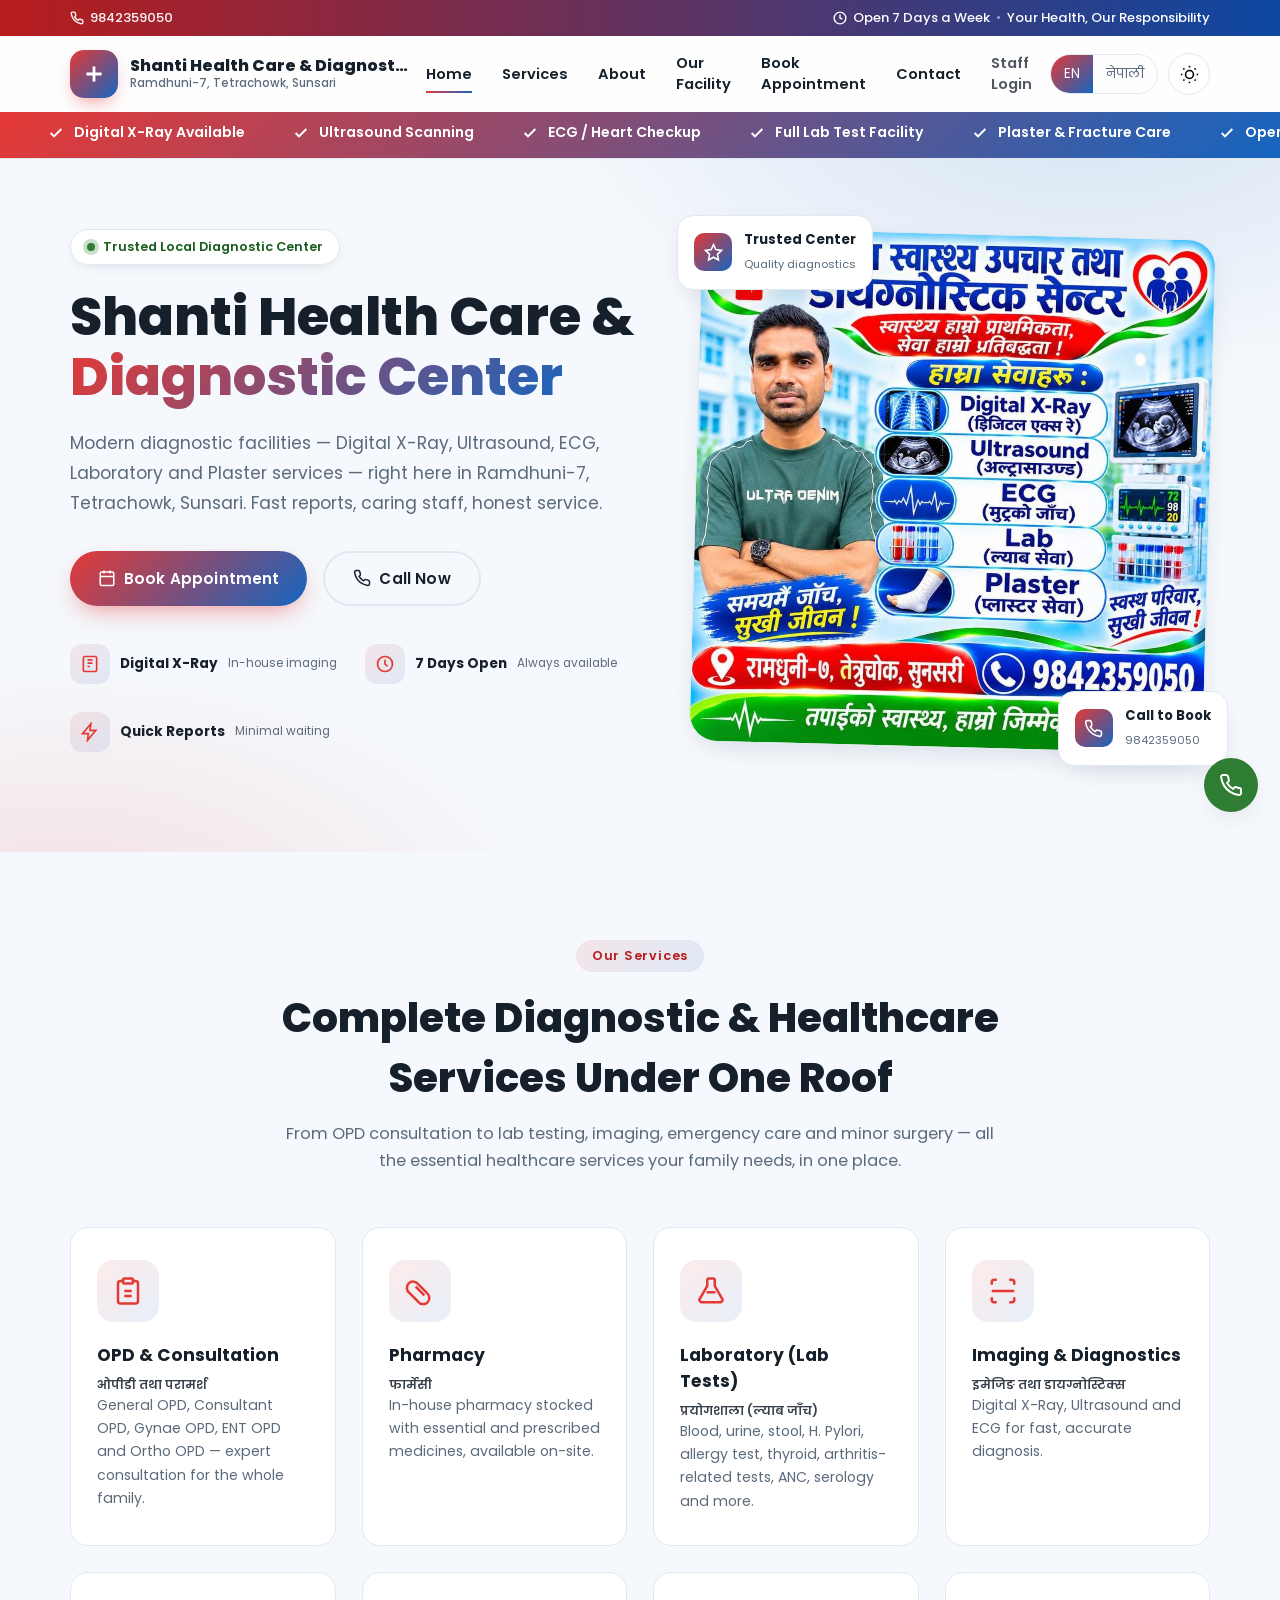
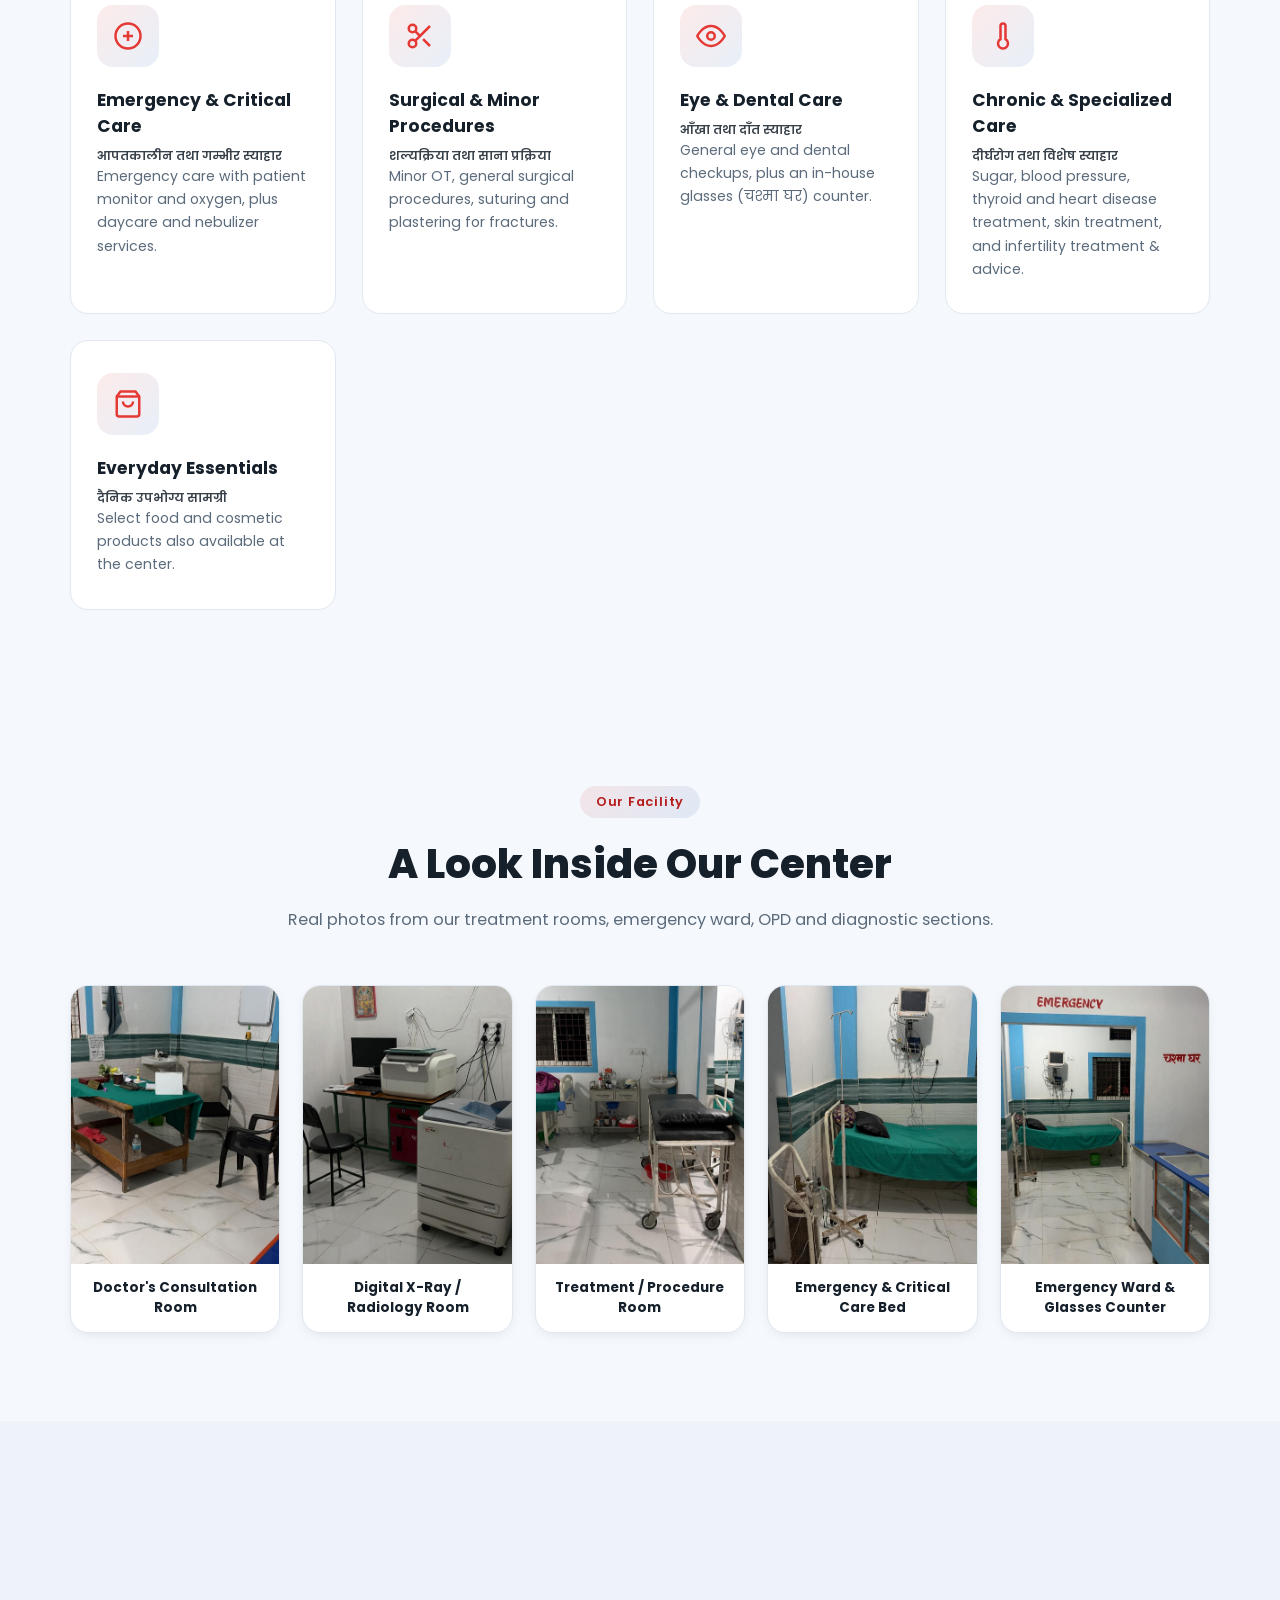
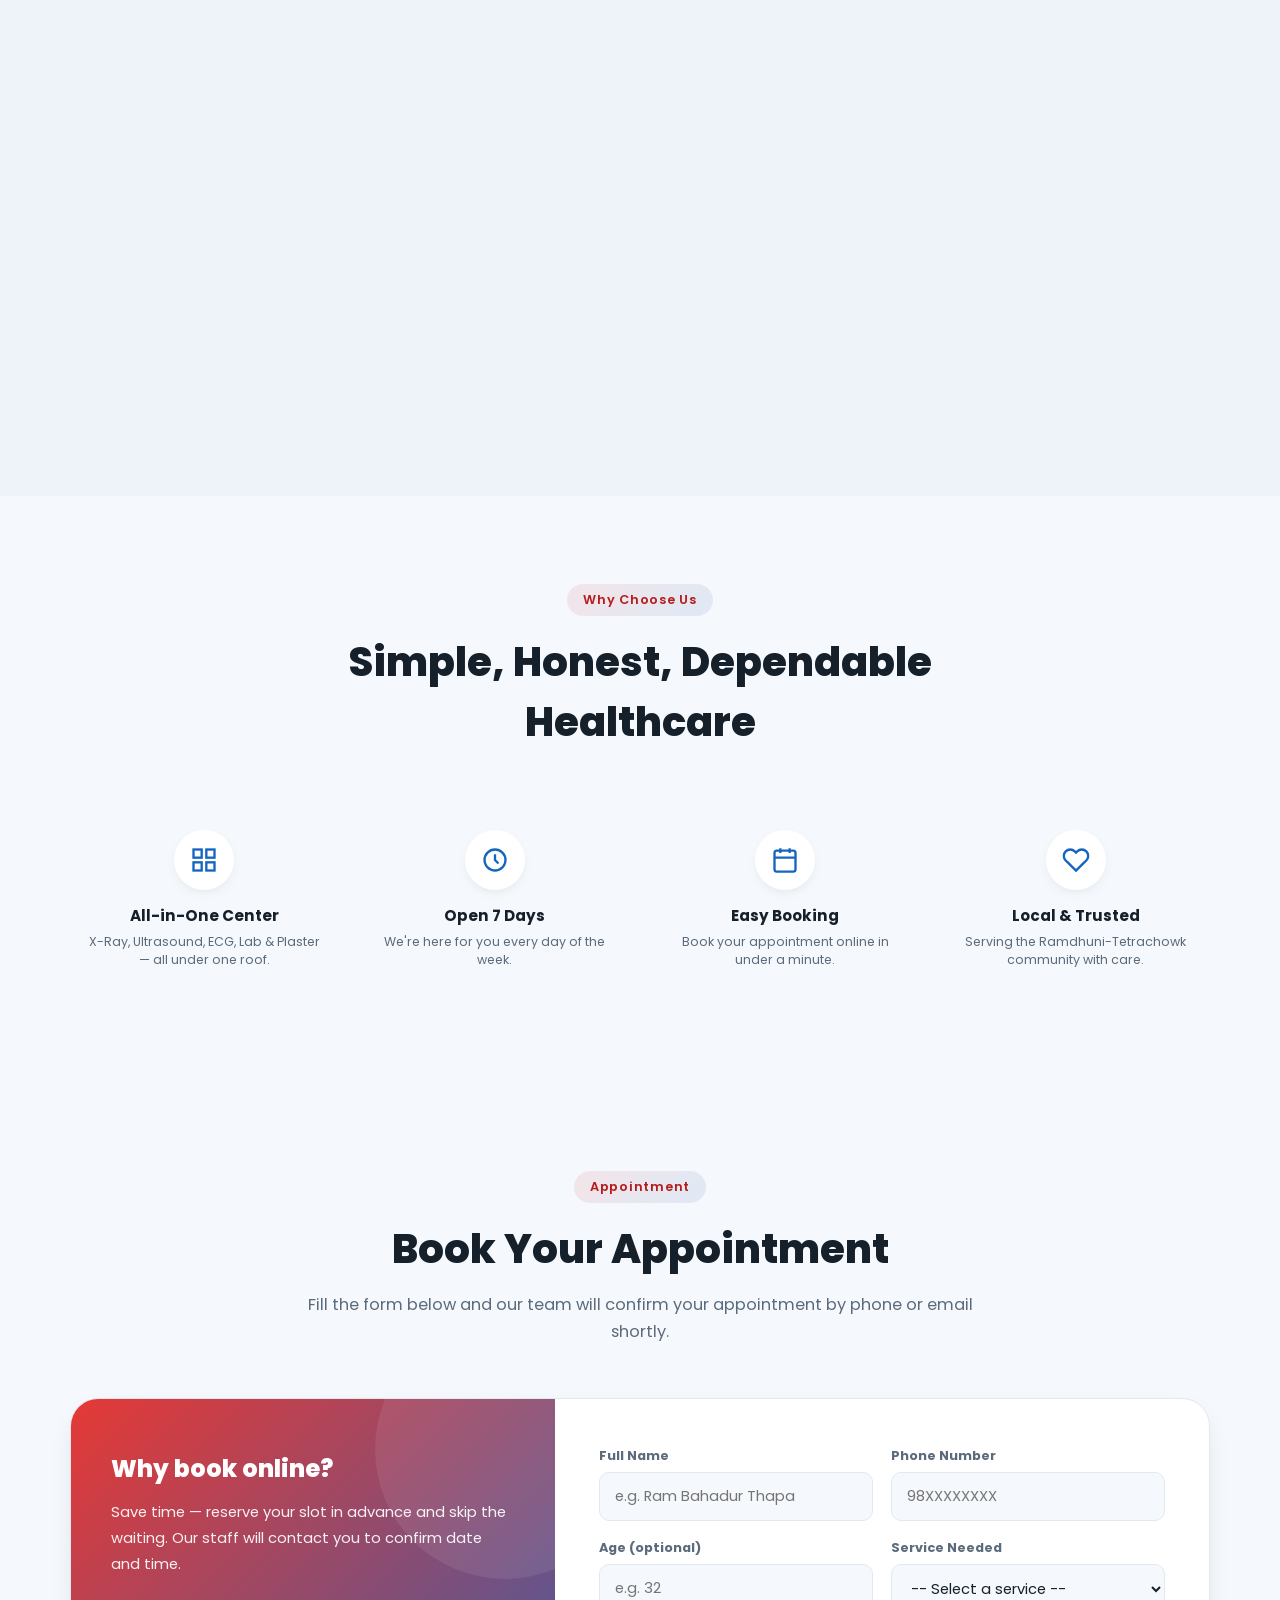
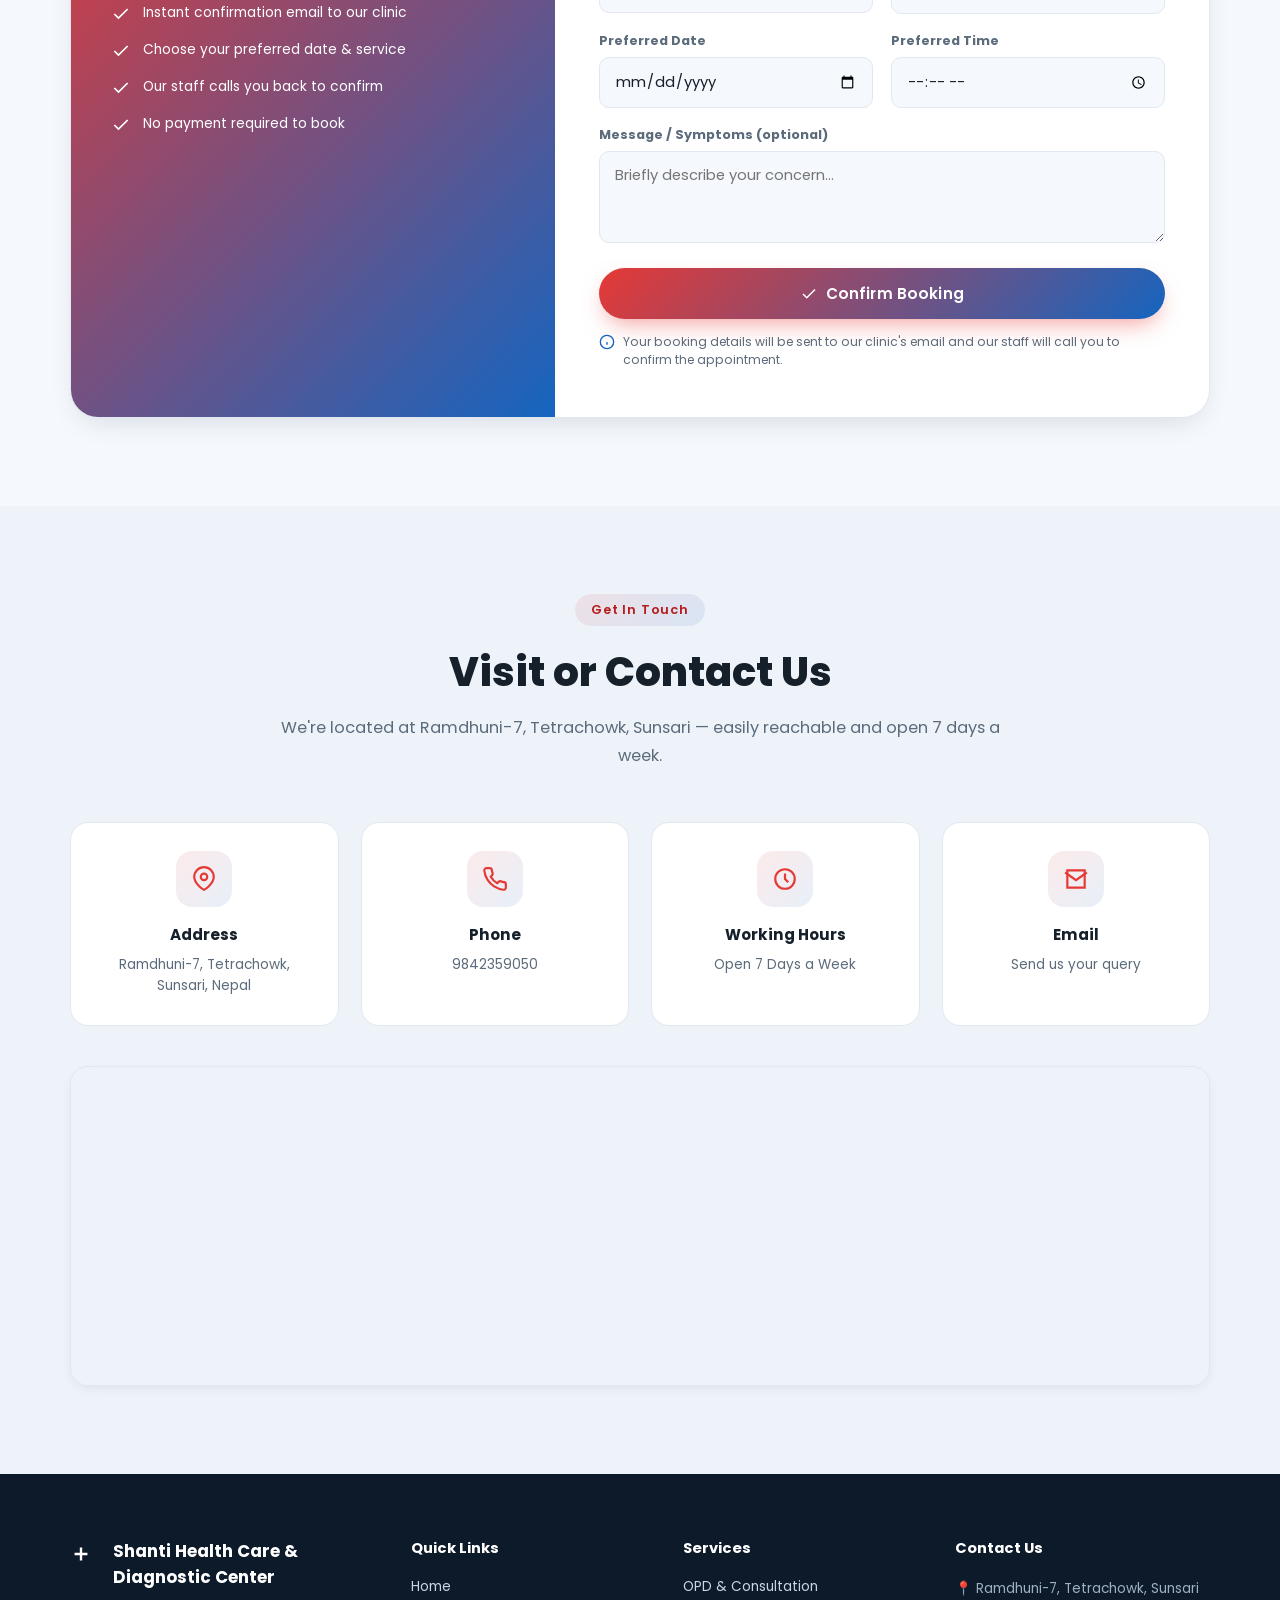
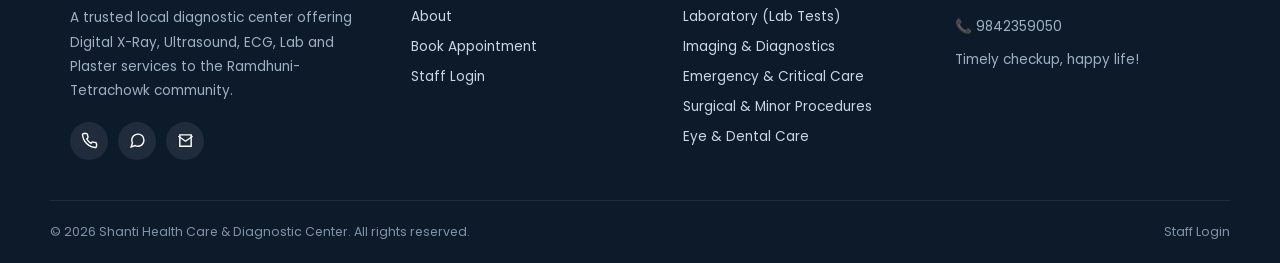
<file: index.html>
<!doctype html>
<html lang="en">
<head>
<meta charset="UTF-8">
<meta name="viewport" content="width=device-width, initial-scale=1.0">
<title>Shanti Health Care &amp; Diagnostic Center | Ramdhuni, Sunsari</title>
<meta name="description" content="Shanti Health Care & Diagnostic Center, Ramdhuni-7 Tetrachowk, Sunsari — Digital X-Ray, Ultrasound, ECG, Lab and Plaster services. Book your appointment online.">
<link rel="icon" href="data:image/svg+xml,<svg xmlns=%22http://www.w3.org/2000/svg%22 viewBox=%220 0 24 24%22><rect width=%2224%22 height=%2224%22 rx=%226%22 fill=%22%23e53935%22/><path d=%22M12 5v14M5 12h14%22 stroke=%22white%22 stroke-width=%223%22/></svg>">
<link rel="stylesheet" href="css/style.css">
</head>
<body data-lang="en">

<!-- ===================== Top bar ===================== -->
<div class="topbar">
  <div class="container">
    <a href="tel:9842359050">
      <svg width="14" height="14" viewBox="0 0 24 24" fill="none" stroke="currentColor" stroke-width="2.4"><path d="M22 16.92v3a2 2 0 0 1-2.18 2 19.8 19.8 0 0 1-8.63-3.07 19.5 19.5 0 0 1-6-6 19.8 19.8 0 0 1-3.07-8.67A2 2 0 0 1 4.11 2h3a2 2 0 0 1 2 1.72c.127.96.361 1.903.7 2.81a2 2 0 0 1-.45 2.11L8.09 9.91a16 16 0 0 0 6 6l1.27-1.27a2 2 0 0 1 2.11-.45c.907.339 1.85.573 2.81.7A2 2 0 0 1 22 16.92z"/></svg>
      <span>9842359050</span>
    </a>
    <div class="topbar-tagline">
      <svg width="14" height="14" viewBox="0 0 24 24" fill="none" stroke="currentColor" stroke-width="2.4"><circle cx="12" cy="12" r="10"/><path d="M12 6v6l4 2"/></svg>
      <span data-i18n="topbar_hours">Open 7 Days a Week</span>
      <span style="opacity:.5;">•</span>
      <span data-i18n="topbar_tagline">Your Health, Our Responsibility</span>
    </div>
  </div>
</div>

<!-- ===================== Header ===================== -->
<header class="site-header">
  <div class="container nav-wrap">
    <a href="#home" class="brand">
      <div class="logo-badge">
        <svg viewBox="0 0 24 24" fill="none" stroke="white" stroke-width="2.6"><path d="M12 5v14M5 12h14"/></svg>
      </div>
      <div class="brand-text">
        <strong class="np-only" lang-block="np">शान्ति स्वास्थ्य उपचार तथा डायग्नोस्टिक सेन्टर</strong>
        <strong class="en-only">Shanti Health Care &amp; Diagnostic Center</strong>
        <span>Ramdhuni-7, Tetrachowk, Sunsari</span>
      </div>
    </a>

    <nav class="main-nav">
      <a href="#home" data-i18n="nav_home">Home</a>
      <a href="#services" data-i18n="nav_services">Services</a>
      <a href="#about" data-i18n="nav_about">About</a>
      <a href="#facility" data-i18n="nav_facility">Our Facility</a>
      <a href="#booking" data-i18n="nav_book">Book Appointment</a>
      <a href="#contact" data-i18n="nav_contact">Contact</a>
      <a href="admin.html" data-i18n="nav_admin" style="opacity:.75;font-weight:600;">Staff Login</a>
    </nav>

    <div class="nav-actions">
      <div class="lang-toggle">
        <button data-lang-btn="en">EN</button>
        <button data-lang-btn="np">नेपाली</button>
      </div>
      <button class="icon-btn theme-toggle" aria-label="Toggle dark mode">
        <svg class="sun" viewBox="0 0 24 24" fill="none" stroke="currentColor" stroke-width="2"><circle cx="12" cy="12" r="5"/><path d="M12 1v2M12 21v2M4.22 4.22l1.42 1.42M18.36 18.36l1.42 1.42M1 12h2M21 12h2M4.22 19.78l1.42-1.42M18.36 5.64l1.42-1.42"/></svg>
        <svg class="moon" viewBox="0 0 24 24" fill="none" stroke="currentColor" stroke-width="2" style="display:none;"><path d="M21 12.79A9 9 0 1 1 11.21 3 7 7 0 0 0 21 12.79z"/></svg>
      </button>
      <button class="hamburger" aria-label="Menu"><span></span><span></span><span></span></button>
    </div>
  </div>

  <!-- Ticker -->
  <div class="ticker">
    <div class="ticker-track" id="ticker-track">
      <span class="ticker-item"><svg viewBox="0 0 24 24" fill="none" stroke="currentColor" stroke-width="3"><path d="M20 6L9 17l-5-5"/></svg><span data-i18n="ticker_1">Digital X-Ray Available</span></span>
      <span class="ticker-item"><svg viewBox="0 0 24 24" fill="none" stroke="currentColor" stroke-width="3"><path d="M20 6L9 17l-5-5"/></svg><span data-i18n="ticker_2">Ultrasound Scanning</span></span>
      <span class="ticker-item"><svg viewBox="0 0 24 24" fill="none" stroke="currentColor" stroke-width="3"><path d="M20 6L9 17l-5-5"/></svg><span data-i18n="ticker_3">ECG / Heart Checkup</span></span>
      <span class="ticker-item"><svg viewBox="0 0 24 24" fill="none" stroke="currentColor" stroke-width="3"><path d="M20 6L9 17l-5-5"/></svg><span data-i18n="ticker_4">Full Lab Test Facility</span></span>
      <span class="ticker-item"><svg viewBox="0 0 24 24" fill="none" stroke="currentColor" stroke-width="3"><path d="M20 6L9 17l-5-5"/></svg><span data-i18n="ticker_5">Plaster &amp; Fracture Care</span></span>
      <span class="ticker-item"><svg viewBox="0 0 24 24" fill="none" stroke="currentColor" stroke-width="3"><path d="M20 6L9 17l-5-5"/></svg><span data-i18n="ticker_6">Open All 7 Days</span></span>
      <span class="ticker-item"><svg viewBox="0 0 24 24" fill="none" stroke="currentColor" stroke-width="3"><path d="M20 6L9 17l-5-5"/></svg><span data-i18n="ticker_7">Experienced Medical Staff</span></span>
      <!-- duplicate for seamless loop -->
      <span class="ticker-item"><svg viewBox="0 0 24 24" fill="none" stroke="currentColor" stroke-width="3"><path d="M20 6L9 17l-5-5"/></svg><span data-i18n="ticker_1">Digital X-Ray Available</span></span>
      <span class="ticker-item"><svg viewBox="0 0 24 24" fill="none" stroke="currentColor" stroke-width="3"><path d="M20 6L9 17l-5-5"/></svg><span data-i18n="ticker_2">Ultrasound Scanning</span></span>
      <span class="ticker-item"><svg viewBox="0 0 24 24" fill="none" stroke="currentColor" stroke-width="3"><path d="M20 6L9 17l-5-5"/></svg><span data-i18n="ticker_3">ECG / Heart Checkup</span></span>
      <span class="ticker-item"><svg viewBox="0 0 24 24" fill="none" stroke="currentColor" stroke-width="3"><path d="M20 6L9 17l-5-5"/></svg><span data-i18n="ticker_4">Full Lab Test Facility</span></span>
      <span class="ticker-item"><svg viewBox="0 0 24 24" fill="none" stroke="currentColor" stroke-width="3"><path d="M20 6L9 17l-5-5"/></svg><span data-i18n="ticker_5">Plaster &amp; Fracture Care</span></span>
      <span class="ticker-item"><svg viewBox="0 0 24 24" fill="none" stroke="currentColor" stroke-width="3"><path d="M20 6L9 17l-5-5"/></svg><span data-i18n="ticker_6">Open All 7 Days</span></span>
      <span class="ticker-item"><svg viewBox="0 0 24 24" fill="none" stroke="currentColor" stroke-width="3"><path d="M20 6L9 17l-5-5"/></svg><span data-i18n="ticker_7">Experienced Medical Staff</span></span>
    </div>
  </div>
</header>

<main>
<!-- ===================== Hero ===================== -->
<section id="home" class="hero">
  <div class="container hero-grid">
    <div>
      <div class="hero-badge"><span class="dot"></span><span data-i18n="hero_badge">Trusted Local Diagnostic Center</span></div>
      <h1><span data-i18n="hero_title_1">Shanti Health Care &amp;</span><br><span class="accent" data-i18n="hero_title_2">Diagnostic Center</span></h1>
      <p class="lead" data-i18n="hero_lead">Modern diagnostic facilities — Digital X-Ray, Ultrasound, ECG, Laboratory and Plaster services — right here in Ramdhuni-7, Tetrachowk, Sunsari. Fast reports, caring staff, honest service.</p>
      <div class="hero-cta">
        <a href="#booking" class="btn btn-primary">
          <svg width="18" height="18" viewBox="0 0 24 24" fill="none" stroke="currentColor" stroke-width="2"><rect x="3" y="4" width="18" height="18" rx="2"/><path d="M16 2v4M8 2v4M3 10h18"/></svg>
          <span data-i18n="hero_cta_book">Book Appointment</span>
        </a>
        <a href="tel:9842359050" class="btn btn-outline">
          <svg width="18" height="18" viewBox="0 0 24 24" fill="none" stroke="currentColor" stroke-width="2"><path d="M22 16.92v3a2 2 0 0 1-2.18 2 19.8 19.8 0 0 1-8.63-3.07 19.5 19.5 0 0 1-6-6 19.8 19.8 0 0 1-3.07-8.67A2 2 0 0 1 4.11 2h3a2 2 0 0 1 2 1.72c.127.96.361 1.903.7 2.81a2 2 0 0 1-.45 2.11L8.09 9.91a16 16 0 0 0 6 6l1.27-1.27a2 2 0 0 1 2.11-.45c.907.339 1.85.573 2.81.7A2 2 0 0 1 22 16.92z"/></svg>
          <span data-i18n="hero_cta_call">Call Now</span>
        </a>
      </div>
      <div class="hero-mini-stats">
        <div>
          <div class="mi-icon"><svg viewBox="0 0 24 24" fill="none" stroke="currentColor" stroke-width="2"><rect x="4" y="3" width="16" height="18" rx="2"/><path d="M9 7h6M9 11h6M9 15h3"/></svg></div>
          <div><strong data-i18n="hero_stat1_t">Digital X-Ray</strong><span data-i18n="hero_stat1_s">In-house imaging</span></div>
        </div>
        <div>
          <div class="mi-icon"><svg viewBox="0 0 24 24" fill="none" stroke="currentColor" stroke-width="2"><circle cx="12" cy="12" r="9"/><path d="M12 7v5l3 3"/></svg></div>
          <div><strong data-i18n="hero_stat2_t">7 Days Open</strong><span data-i18n="hero_stat2_s">Always available</span></div>
        </div>
        <div>
          <div class="mi-icon"><svg viewBox="0 0 24 24" fill="none" stroke="currentColor" stroke-width="2"><path d="M13 2L3 14h7l-1 8 10-12h-7l1-8z"/></svg></div>
          <div><strong data-i18n="hero_stat3_t">Quick Reports</strong><span data-i18n="hero_stat3_s">Minimal waiting</span></div>
        </div>
      </div>
    </div>

    <div class="hero-visual">
      <div class="frame"><img src="assets/clinic-banner.jpg" alt="Shanti Health Care & Diagnostic Center"></div>
      <div class="float-card c1">
        <div class="fc-ic"><svg viewBox="0 0 24 24" fill="none" stroke="white" stroke-width="2"><path d="M12 2l2.9 6.3L22 9.3l-5 5 1.2 7.2L12 18l-6.2 3.5L7 14.3l-5-5 7.1-1z"/></svg></div>
        <div><strong data-i18n="hero_float1_t">Trusted Center</strong><span data-i18n="hero_float1_s">Quality diagnostics</span></div>
      </div>
      <div class="float-card c2">
        <div class="fc-ic"><svg viewBox="0 0 24 24" fill="none" stroke="white" stroke-width="2"><path d="M22 16.92v3a2 2 0 0 1-2.18 2 19.8 19.8 0 0 1-8.63-3.07 19.5 19.5 0 0 1-6-6 19.8 19.8 0 0 1-3.07-8.67A2 2 0 0 1 4.11 2h3a2 2 0 0 1 2 1.72c.127.96.361 1.903.7 2.81a2 2 0 0 1-.45 2.11L8.09 9.91a16 16 0 0 0 6 6l1.27-1.27a2 2 0 0 1 2.11-.45c.907.339 1.85.573 2.81.7A2 2 0 0 1 22 16.92z"/></svg></div>
        <div><strong data-i18n="hero_float2_t">Call to Book</strong><span data-i18n="hero_float2_s">9842359050</span></div>
      </div>
    </div>
  </div>
</section>

<!-- ===================== Services ===================== -->
<section id="services">
  <div class="container">
    <div class="section-head reveal">
      <span class="section-tag" data-i18n="services_tag">Our Services</span>
      <h2 data-i18n="services_title">Complete Diagnostic Care Under One Roof</h2>
      <p data-i18n="services_sub">From imaging to lab testing, we offer the essential diagnostic services your family needs — with modern equipment and a caring team.</p>
    </div>

    <div class="services-grid">
      <div class="service-card">
        <div class="s-icon"><svg viewBox="0 0 24 24" fill="none" stroke="currentColor" stroke-width="2"><path d="M9 4H6a2 2 0 0 0-2 2v14a2 2 0 0 0 2 2h12a2 2 0 0 0 2-2V6a2 2 0 0 0-2-2h-3"/><rect x="8" y="2" width="8" height="4" rx="1"/><path d="M9 12h6M9 16h6"/></svg></div>
        <h3 data-i18n="s_opd_t">OPD &amp; Consultation</h3>
        <span class="s-np" data-i18n="s_opd_np">ओपीडी तथा परामर्श</span>
        <p data-i18n="s_opd_d">General OPD, Consultant OPD, Gynae OPD, ENT OPD and Ortho OPD — expert consultation for the whole family.</p>
      </div>
      <div class="service-card">
        <div class="s-icon"><svg viewBox="0 0 24 24" fill="none" stroke="currentColor" stroke-width="2"><path d="M10.5 20.5 3.5 13.5a5 5 0 1 1 7-7l7 7a5 5 0 1 1-7 7Z"/><path d="m8.5 8.5 7 7"/></svg></div>
        <h3 data-i18n="s_pharmacy_t">Pharmacy</h3>
        <span class="s-np" data-i18n="s_pharmacy_np">फार्मेसी</span>
        <p data-i18n="s_pharmacy_d">In-house pharmacy stocked with essential and prescribed medicines, available on-site.</p>
      </div>
      <div class="service-card">
        <div class="s-icon"><svg viewBox="0 0 24 24" fill="none" stroke="currentColor" stroke-width="2"><path d="M9 2v6l-5.5 9.5A2 2 0 0 0 5.2 21h13.6a2 2 0 0 0 1.7-3.5L15 8V2"/><path d="M9 2h6M8.5 13h7"/></svg></div>
        <h3 data-i18n="s_lab_t">Laboratory (Lab Tests)</h3>
        <span class="s-np" data-i18n="s_lab_np">प्रयोगशाला (ल्याब जाँच)</span>
        <p data-i18n="s_lab_d">Blood, urine, stool, H. Pylori, allergy test, thyroid, arthritis-related tests, ANC, serology and more.</p>
      </div>
      <div class="service-card">
        <div class="s-icon"><svg viewBox="0 0 24 24" fill="none" stroke="currentColor" stroke-width="2"><path d="M3 7V5a2 2 0 0 1 2-2h2M17 3h2a2 2 0 0 1 2 2v2M21 17v2a2 2 0 0 1-2 2h-2M7 21H5a2 2 0 0 1-2-2v-2"/><path d="M3 12h18"/></svg></div>
        <h3 data-i18n="s_imaging_t">Imaging &amp; Diagnostics</h3>
        <span class="s-np" data-i18n="s_imaging_np">इमेजिङ तथा डायग्नोस्टिक्स</span>
        <p data-i18n="s_imaging_d">Digital X-Ray, Ultrasound and ECG for fast, accurate diagnosis.</p>
      </div>
      <div class="service-card">
        <div class="s-icon"><svg viewBox="0 0 24 24" fill="none" stroke="currentColor" stroke-width="2"><circle cx="12" cy="12" r="10"/><path d="M12 8v8M8 12h8"/></svg></div>
        <h3 data-i18n="s_emergency_t">Emergency &amp; Critical Care</h3>
        <span class="s-np" data-i18n="s_emergency_np">आपतकालीन तथा गम्भीर स्याहार</span>
        <p data-i18n="s_emergency_d">Emergency care with patient monitor and oxygen, plus daycare and nebulizer services.</p>
      </div>
      <div class="service-card">
        <div class="s-icon"><svg viewBox="0 0 24 24" fill="none" stroke="currentColor" stroke-width="2"><circle cx="6" cy="6" r="3"/><circle cx="6" cy="18" r="3"/><path d="M20 4 8.12 15.88M14.47 14.48 20 20M8.12 8.12 12 12"/></svg></div>
        <h3 data-i18n="s_surgical_t">Surgical &amp; Minor Procedures</h3>
        <span class="s-np" data-i18n="s_surgical_np">शल्यक्रिया तथा साना प्रक्रिया</span>
        <p data-i18n="s_surgical_d">Minor OT, general surgical procedures, suturing and plastering for fractures.</p>
      </div>
      <div class="service-card">
        <div class="s-icon"><svg viewBox="0 0 24 24" fill="none" stroke="currentColor" stroke-width="2"><path d="M1 12s4-8 11-8 11 8 11 8-4 8-11 8-11-8-11-8z"/><circle cx="12" cy="12" r="3"/></svg></div>
        <h3 data-i18n="s_eyedental_t">Eye &amp; Dental Care</h3>
        <span class="s-np" data-i18n="s_eyedental_np">आँखा तथा दाँत स्याहार</span>
        <p data-i18n="s_eyedental_d">General eye and dental checkups, plus an in-house glasses (चश्मा घर) counter.</p>
      </div>
      <div class="service-card">
        <div class="s-icon"><svg viewBox="0 0 24 24" fill="none" stroke="currentColor" stroke-width="2"><path d="M14 4v10.54a4 4 0 1 1-4 0V4a2 2 0 0 1 4 0Z"/></svg></div>
        <h3 data-i18n="s_chronic_t">Chronic &amp; Specialized Care</h3>
        <span class="s-np" data-i18n="s_chronic_np">दीर्घरोग तथा विशेष स्याहार</span>
        <p data-i18n="s_chronic_d">Sugar, blood pressure, thyroid and heart disease treatment, skin treatment, and infertility treatment &amp; advice.</p>
      </div>
      <div class="service-card">
        <div class="s-icon"><svg viewBox="0 0 24 24" fill="none" stroke="currentColor" stroke-width="2"><path d="M6 2 3 6v14a2 2 0 0 0 2 2h14a2 2 0 0 0 2-2V6l-3-4Z"/><path d="M3 6h18"/><path d="M16 10a4 4 0 0 1-8 0"/></svg></div>
        <h3 data-i18n="s_essentials_t">Everyday Essentials</h3>
        <span class="s-np" data-i18n="s_essentials_np">दैनिक उपभोग्य सामग्री</span>
        <p data-i18n="s_essentials_d">Select food and cosmetic products also available at the center.</p>
      </div>
    </div>
  </div>
</section>

<!-- ===================== Facility gallery ===================== -->
<section id="facility">
  <div class="container">
    <div class="section-head reveal">
      <span class="section-tag" data-i18n="facility_tag">Our Facility</span>
      <h2 data-i18n="facility_title">A Look Inside Our Center</h2>
      <p data-i18n="facility_sub">Real photos from our treatment rooms, emergency ward, OPD and diagnostic sections.</p>
    </div>
    <div class="facility-grid">
      <div class="facility-card reveal">
        <div class="fc-img"><img src="assets/room-consultation.jpg" alt="Doctor's consultation room"></div>
        <div class="fc-cap" data-i18n="f_consultation_t">Doctor's Consultation Room</div>
      </div>
      <div class="facility-card reveal">
        <div class="fc-img"><img src="assets/room-xray.jpg" alt="Digital X-Ray / radiology room"></div>
        <div class="fc-cap" data-i18n="f_xray_t">Digital X-Ray / Radiology Room</div>
      </div>
      <div class="facility-card reveal">
        <div class="fc-img"><img src="assets/room-procedure.jpg" alt="Treatment and procedure room"></div>
        <div class="fc-cap" data-i18n="f_procedure_t">Treatment / Procedure Room</div>
      </div>
      <div class="facility-card reveal">
        <div class="fc-img"><img src="assets/room-emergency.jpg" alt="Emergency and critical care bed"></div>
        <div class="fc-cap" data-i18n="f_emergency_t">Emergency &amp; Critical Care Bed</div>
      </div>
      <div class="facility-card reveal">
        <div class="fc-img"><img src="assets/room-optical.jpg" alt="Emergency ward and glasses counter"></div>
        <div class="fc-cap" data-i18n="f_optical_t">Emergency Ward &amp; Glasses Counter</div>
      </div>
    </div>
  </div>
</section>

<!-- ===================== About / Doctor ===================== -->
<section id="about" class="feature-band">
  <div class="container about-grid">
    <div class="about-photo reveal">
      <div class="ring"></div>
      <img src="assets/doctor_photo.jpg" alt="Jitendra Thakur — Founder, Shanti Health Care & Diagnostic Center">
      <div class="badge-pin">
        <svg viewBox="0 0 24 24" fill="none" stroke="currentColor" stroke-width="2"><path d="M12 2l2.9 6.3L22 9.3l-5 5 1.2 7.2L12 18l-6.2 3.5L7 14.3l-5-5 7.1-1z"/></svg>
        <div><strong data-i18n="about_badge_t">Verified Center</strong><span data-i18n="about_badge_s">Community Trusted</span></div>
      </div>
    </div>
    <div class="about-text reveal">
      <span class="section-tag" data-i18n="about_tag">Meet the Team</span>
      <h2 data-i18n="about_title">Managed With Care, Trusted by the Community</h2>
      <h3>Jitendra Thakur</h3>
      <span class="role" data-i18n="about_role">Founder / In-Charge, Shanti Health Care &amp; Diagnostic Center</span>
      <p data-i18n="about_p1">Shanti Health Care & Diagnostic Center was started with one simple goal — to bring reliable, affordable diagnostic services close to home for the people of Ramdhuni and Tetrachowk. Every test and every patient is handled with honesty and care.</p>
      <p data-i18n="about_p2">"Health is our priority, service is our commitment." We believe timely checkups lead to a happier, healthier life — and we're here to make that easy for every family in our community.</p>
      <ul class="about-points">
        <li><svg viewBox="0 0 24 24" fill="none" stroke="currentColor" stroke-width="2.5"><path d="M20 6L9 17l-5-5"/></svg><span data-i18n="about_point1">Modern Equipment</span></li>
        <li><svg viewBox="0 0 24 24" fill="none" stroke="currentColor" stroke-width="2.5"><path d="M20 6L9 17l-5-5"/></svg><span data-i18n="about_point2">Caring Staff</span></li>
        <li><svg viewBox="0 0 24 24" fill="none" stroke="currentColor" stroke-width="2.5"><path d="M20 6L9 17l-5-5"/></svg><span data-i18n="about_point3">Fast Reports</span></li>
        <li><svg viewBox="0 0 24 24" fill="none" stroke="currentColor" stroke-width="2.5"><path d="M20 6L9 17l-5-5"/></svg><span data-i18n="about_point4">Affordable Pricing</span></li>
      </ul>
    </div>
  </div>
</section>

<!-- ===================== Why choose us ===================== -->
<section id="why">
  <div class="container">
    <div class="section-head reveal">
      <span class="section-tag" data-i18n="feature_tag">Why Choose Us</span>
      <h2 data-i18n="feature_title">Simple, Honest, Dependable Healthcare</h2>
    </div>
    <div class="feature-grid">
      <div class="feature-item reveal">
        <div class="f-ic"><svg viewBox="0 0 24 24" fill="none" stroke="currentColor" stroke-width="2"><rect x="3" y="3" width="7" height="7"/><rect x="14" y="3" width="7" height="7"/><rect x="14" y="14" width="7" height="7"/><rect x="3" y="14" width="7" height="7"/></svg></div>
        <h4 data-i18n="f1_t">All-in-One Center</h4>
        <p data-i18n="f1_s">X-Ray, Ultrasound, ECG, Lab &amp; Plaster — all under one roof.</p>
      </div>
      <div class="feature-item reveal">
        <div class="f-ic"><svg viewBox="0 0 24 24" fill="none" stroke="currentColor" stroke-width="2"><circle cx="12" cy="12" r="9"/><path d="M12 7v5l3 3"/></svg></div>
        <h4 data-i18n="f2_t">Open 7 Days</h4>
        <p data-i18n="f2_s">We're here for you every day of the week.</p>
      </div>
      <div class="feature-item reveal">
        <div class="f-ic"><svg viewBox="0 0 24 24" fill="none" stroke="currentColor" stroke-width="2"><rect x="3" y="4" width="18" height="18" rx="2"/><path d="M16 2v4M8 2v4M3 10h18"/></svg></div>
        <h4 data-i18n="f3_t">Easy Booking</h4>
        <p data-i18n="f3_s">Book your appointment online in under a minute.</p>
      </div>
      <div class="feature-item reveal">
        <div class="f-ic"><svg viewBox="0 0 24 24" fill="none" stroke="currentColor" stroke-width="2"><path d="M20.84 4.61a5.5 5.5 0 0 0-7.78 0L12 5.67l-1.06-1.06a5.5 5.5 0 0 0-7.78 7.78l1.06 1.06L12 21l7.78-7.55 1.06-1.06a5.5 5.5 0 0 0 0-7.78z"/></svg></div>
        <h4 data-i18n="f4_t">Local &amp; Trusted</h4>
        <p data-i18n="f4_s">Serving the Ramdhuni-Tetrachowk community with care.</p>
      </div>
    </div>
  </div>
</section>

<!-- ===================== Booking ===================== -->
<section id="booking">
  <div class="container">
    <div class="section-head reveal">
      <span class="section-tag" data-i18n="booking_tag">Appointment</span>
      <h2 data-i18n="booking_title">Book Your Appointment</h2>
      <p data-i18n="booking_sub">Fill the form below and our team will confirm your appointment by phone or email shortly.</p>
    </div>

    <div class="booking-wrap reveal">
      <div class="booking-side">
        <h3 data-i18n="booking_side_title">Why book online?</h3>
        <p data-i18n="booking_side_p">Save time — reserve your slot in advance and skip the waiting. Our staff will contact you to confirm date and time.</p>
        <ul>
          <li><svg viewBox="0 0 24 24" fill="none" stroke="currentColor" stroke-width="2"><path d="M20 6L9 17l-5-5"/></svg><span data-i18n="booking_li1">Instant confirmation email to our clinic</span></li>
          <li><svg viewBox="0 0 24 24" fill="none" stroke="currentColor" stroke-width="2"><path d="M20 6L9 17l-5-5"/></svg><span data-i18n="booking_li2">Choose your preferred date &amp; service</span></li>
          <li><svg viewBox="0 0 24 24" fill="none" stroke="currentColor" stroke-width="2"><path d="M20 6L9 17l-5-5"/></svg><span data-i18n="booking_li3">Our staff calls you back to confirm</span></li>
          <li><svg viewBox="0 0 24 24" fill="none" stroke="currentColor" stroke-width="2"><path d="M20 6L9 17l-5-5"/></svg><span data-i18n="booking_li4">No payment required to book</span></li>
        </ul>
      </div>

      <form class="booking-form" id="booking-form">
        <div class="form-row">
          <div class="field">
            <label data-i18n="f_name">Full Name</label>
            <input type="text" name="name" id="bk-name" data-i18n-ph="f_name_ph" placeholder="e.g. Ram Bahadur Thapa" required>
          </div>
          <div class="field">
            <label data-i18n="f_phone">Phone Number</label>
            <input type="tel" name="phone" id="bk-phone" data-i18n-ph="f_phone_ph" placeholder="98XXXXXXXX" pattern="[0-9+\-\s]{7,15}" required>
          </div>
        </div>
        <div class="form-row">
          <div class="field">
            <label data-i18n="f_age">Age (optional)</label>
            <input type="number" name="age" id="bk-age" min="0" max="120" data-i18n-ph="f_age_ph" placeholder="e.g. 32">
          </div>
          <div class="field">
            <label data-i18n="f_service">Service Needed</label>
            <select name="service" id="bk-service" required>
              <option value="" data-i18n="svc_select">-- Select a service --</option>
              <option value="opd">OPD / Consultation (General, Gynae, ENT, Ortho)</option>
              <option value="pharmacy">Pharmacy</option>
              <option value="lab">Laboratory / Lab Test</option>
              <option value="imaging">Imaging (X-Ray / Ultrasound / ECG)</option>
              <option value="emergency">Emergency / Critical Care</option>
              <option value="surgical">Surgical / Minor OT / Suturing / Plaster</option>
              <option value="eyedental">Eye &amp; Dental Care</option>
              <option value="chronic">Chronic Disease / Specialized Care</option>
              <option value="other">Other / General Checkup</option>
            </select>
          </div>
        </div>
        <div class="form-row">
          <div class="field">
            <label data-i18n="f_date">Preferred Date</label>
            <input type="date" name="date" id="bk-date" required>
          </div>
          <div class="field">
            <label data-i18n="f_time">Preferred Time</label>
            <input type="time" name="time" id="bk-time">
          </div>
        </div>
        <div class="field">
          <label data-i18n="f_msg">Message / Symptoms (optional)</label>
          <textarea name="message" id="bk-message" data-i18n-ph="f_msg_ph" placeholder="Briefly describe your concern..."></textarea>
        </div>
        <button type="submit" class="btn btn-primary btn-block">
          <svg width="18" height="18" viewBox="0 0 24 24" fill="none" stroke="currentColor" stroke-width="2"><path d="M20 6L9 17l-5-5"/></svg>
          <span data-i18n="f_submit">Confirm Booking</span>
        </button>
        <div class="form-note">
          <svg viewBox="0 0 24 24" fill="none" stroke="currentColor" stroke-width="2"><circle cx="12" cy="12" r="10"/><path d="M12 16v-4M12 8h.01"/></svg>
          <span data-i18n="f_note">Your booking details will be sent to our clinic's email and our staff will call you to confirm the appointment.</span>
        </div>
      </form>
    </div>
  </div>
</section>

<!-- ===================== Contact ===================== -->
<section id="contact" class="feature-band">
  <div class="container">
    <div class="section-head reveal">
      <span class="section-tag" data-i18n="contact_tag">Get In Touch</span>
      <h2 data-i18n="contact_title">Visit or Contact Us</h2>
      <p data-i18n="contact_sub">We're located at Ramdhuni-7, Tetrachowk, Sunsari — easily reachable and open 7 days a week.</p>
    </div>
    <div class="contact-grid">
      <div class="contact-card reveal">
        <div class="c-ic"><svg viewBox="0 0 24 24" fill="none" stroke="currentColor" stroke-width="2"><path d="M21 10c0 7-9 12-9 12s-9-5-9-12a9 9 0 0 1 18 0z"/><circle cx="12" cy="10" r="3"/></svg></div>
        <h4 data-i18n="c_addr_t">Address</h4>
        <p data-i18n="c_addr_s">Ramdhuni-7, Tetrachowk, Sunsari, Nepal</p>
      </div>
      <div class="contact-card reveal">
        <div class="c-ic"><svg viewBox="0 0 24 24" fill="none" stroke="currentColor" stroke-width="2"><path d="M22 16.92v3a2 2 0 0 1-2.18 2 19.8 19.8 0 0 1-8.63-3.07 19.5 19.5 0 0 1-6-6 19.8 19.8 0 0 1-3.07-8.67A2 2 0 0 1 4.11 2h3a2 2 0 0 1 2 1.72c.127.96.361 1.903.7 2.81a2 2 0 0 1-.45 2.11L8.09 9.91a16 16 0 0 0 6 6l1.27-1.27a2 2 0 0 1 2.11-.45c.907.339 1.85.573 2.81.7A2 2 0 0 1 22 16.92z"/></svg></div>
        <h4 data-i18n="c_phone_t">Phone</h4>
        <p><a href="tel:9842359050">9842359050</a></p>
      </div>
      <div class="contact-card reveal">
        <div class="c-ic"><svg viewBox="0 0 24 24" fill="none" stroke="currentColor" stroke-width="2"><circle cx="12" cy="12" r="9"/><path d="M12 7v5l3 3"/></svg></div>
        <h4 data-i18n="c_hours_t">Working Hours</h4>
        <p data-i18n="c_hours_s">Open 7 Days a Week</p>
      </div>
      <div class="contact-card reveal">
        <div class="c-ic"><svg viewBox="0 0 24 24" fill="none" stroke="currentColor" stroke-width="2"><path d="M4 4h16v16H4z"/><path d="M22 6l-10 7L2 6"/></svg></div>
        <h4 data-i18n="c_email_t">Email</h4>
        <p data-i18n="c_email_s">Send us your query</p>
      </div>
    </div>
    <div class="map-embed reveal">
      <iframe loading="lazy" referrerpolicy="no-referrer-when-downgrade"
        src="https://www.google.com/maps?q=Ramdhuni-7,+Tetrachowk,+Sunsari,+Nepal&output=embed"></iframe>
    </div>
  </div>
</section>
</main>

<!-- ===================== Footer ===================== -->
<footer class="site-footer">
  <div class="container footer-grid">
    <div>
      <div class="footer-brand">
        <div class="logo-badge" style="width:42px;height:42px;border-radius:12px;">
          <svg width="22" height="22" viewBox="0 0 24 24" fill="none" stroke="white" stroke-width="2.6"><path d="M12 5v14M5 12h14"/></svg>
        </div>
        <strong>Shanti Health Care &amp; Diagnostic Center</strong>
      </div>
      <p data-i18n="foot_about">A trusted local diagnostic center offering Digital X-Ray, Ultrasound, ECG, Lab and Plaster services to the Ramdhuni-Tetrachowk community.</p>
      <div class="footer-social">
        <a href="tel:9842359050" aria-label="Call"><svg viewBox="0 0 24 24" fill="none" stroke="white" stroke-width="2"><path d="M22 16.92v3a2 2 0 0 1-2.18 2 19.8 19.8 0 0 1-8.63-3.07 19.5 19.5 0 0 1-6-6 19.8 19.8 0 0 1-3.07-8.67A2 2 0 0 1 4.11 2h3a2 2 0 0 1 2 1.72c.127.96.361 1.903.7 2.81a2 2 0 0 1-.45 2.11L8.09 9.91a16 16 0 0 0 6 6l1.27-1.27a2 2 0 0 1 2.11-.45c.907.339 1.85.573 2.81.7A2 2 0 0 1 22 16.92z"/></svg></a>
        <a href="https://wa.me/9779842359050" target="_blank" rel="noopener" aria-label="WhatsApp"><svg viewBox="0 0 24 24" fill="none" stroke="white" stroke-width="2"><path d="M21 11.5a8.38 8.38 0 0 1-.9 3.8 8.5 8.5 0 0 1-7.6 4.7 8.38 8.38 0 0 1-3.8-.9L3 21l1.9-5.7a8.38 8.38 0 0 1-.9-3.8 8.5 8.5 0 0 1 4.7-7.6 8.38 8.38 0 0 1 3.8-.9h.5a8.48 8.48 0 0 1 8 8v.5z"/></svg></a>
        <a href="mailto:shantihealthcare.sunsari@gmail.com" aria-label="Email"><svg viewBox="0 0 24 24" fill="none" stroke="white" stroke-width="2"><path d="M4 4h16v16H4z"/><path d="M22 6l-10 7L2 6"/></svg></a>
      </div>
    </div>
    <div>
      <h5 data-i18n="foot_links">Quick Links</h5>
      <ul>
        <li><a href="#home" data-i18n="nav_home">Home</a></li>
        <li><a href="#about" data-i18n="nav_about">About</a></li>
        <li><a href="#booking" data-i18n="nav_book">Book Appointment</a></li>
        <li><a href="admin.html" data-i18n="foot_staff">Staff Login</a></li>
      </ul>
    </div>
    <div>
      <h5 data-i18n="foot_services">Services</h5>
      <ul>
        <li><a href="#services" data-i18n="s_opd_t">OPD &amp; Consultation</a></li>
        <li><a href="#services" data-i18n="s_lab_t">Laboratory (Lab Tests)</a></li>
        <li><a href="#services" data-i18n="s_imaging_t">Imaging &amp; Diagnostics</a></li>
        <li><a href="#services" data-i18n="s_emergency_t">Emergency &amp; Critical Care</a></li>
        <li><a href="#services" data-i18n="s_surgical_t">Surgical &amp; Minor Procedures</a></li>
        <li><a href="#services" data-i18n="s_eyedental_t">Eye &amp; Dental Care</a></li>
      </ul>
    </div>
    <div>
      <h5 data-i18n="foot_contact">Contact Us</h5>
      <p style="margin-bottom:8px;">📍 Ramdhuni-7, Tetrachowk, Sunsari</p>
      <p style="margin-bottom:8px;">📞 <a href="tel:9842359050">9842359050</a></p>
      <p style="margin:0;" data-i18n="foot_tagline">Timely checkup, happy life!</p>
    </div>
  </div>
  <div class="container footer-bottom">
    <span>© <span id="year"></span> Shanti Health Care &amp; Diagnostic Center. <span data-i18n="foot_rights">All rights reserved.</span></span>
    <a href="admin.html" data-i18n="foot_staff">Staff Login</a>
  </div>
</footer>

<!-- ===================== Toast ===================== -->
<div class="toast" id="toast">
  <svg viewBox="0 0 24 24" fill="none" stroke="currentColor" stroke-width="2"><path d="M22 11.08V12a10 10 0 1 1-5.93-9.14"/><path d="M22 4L12 14.01l-3-3"/></svg>
  <div>
    <strong data-i18n="toast_title">Booking Received!</strong>
    <p data-i18n="toast_msg">Thank you! Our staff will call you shortly to confirm your appointment.</p>
  </div>
</div>

<!-- ===================== Floating buttons ===================== -->
<div class="fab-stack">
  <a href="tel:9842359050" class="fab call" aria-label="Call">
    <svg viewBox="0 0 24 24" fill="none" stroke="currentColor" stroke-width="2"><path d="M22 16.92v3a2 2 0 0 1-2.18 2 19.8 19.8 0 0 1-8.63-3.07 19.5 19.5 0 0 1-6-6 19.8 19.8 0 0 1-3.07-8.67A2 2 0 0 1 4.11 2h3a2 2 0 0 1 2 1.72c.127.96.361 1.903.7 2.81a2 2 0 0 1-.45 2.11L8.09 9.91a16 16 0 0 0 6 6l1.27-1.27a2 2 0 0 1 2.11-.45c.907.339 1.85.573 2.81.7A2 2 0 0 1 22 16.92z"/></svg>
  </a>
  <button class="fab top" aria-label="Scroll to top">
    <svg viewBox="0 0 24 24" fill="none" stroke="currentColor" stroke-width="2"><path d="M12 19V5M5 12l7-7 7 7"/></svg>
  </button>
</div>

<script>document.getElementById('year').textContent = new Date().getFullYear();</script>
<script src="js/i18n.js"></script>
<script src="js/backend.js"></script>
<script src="js/main.js"></script>
</body>
</html>
</file>
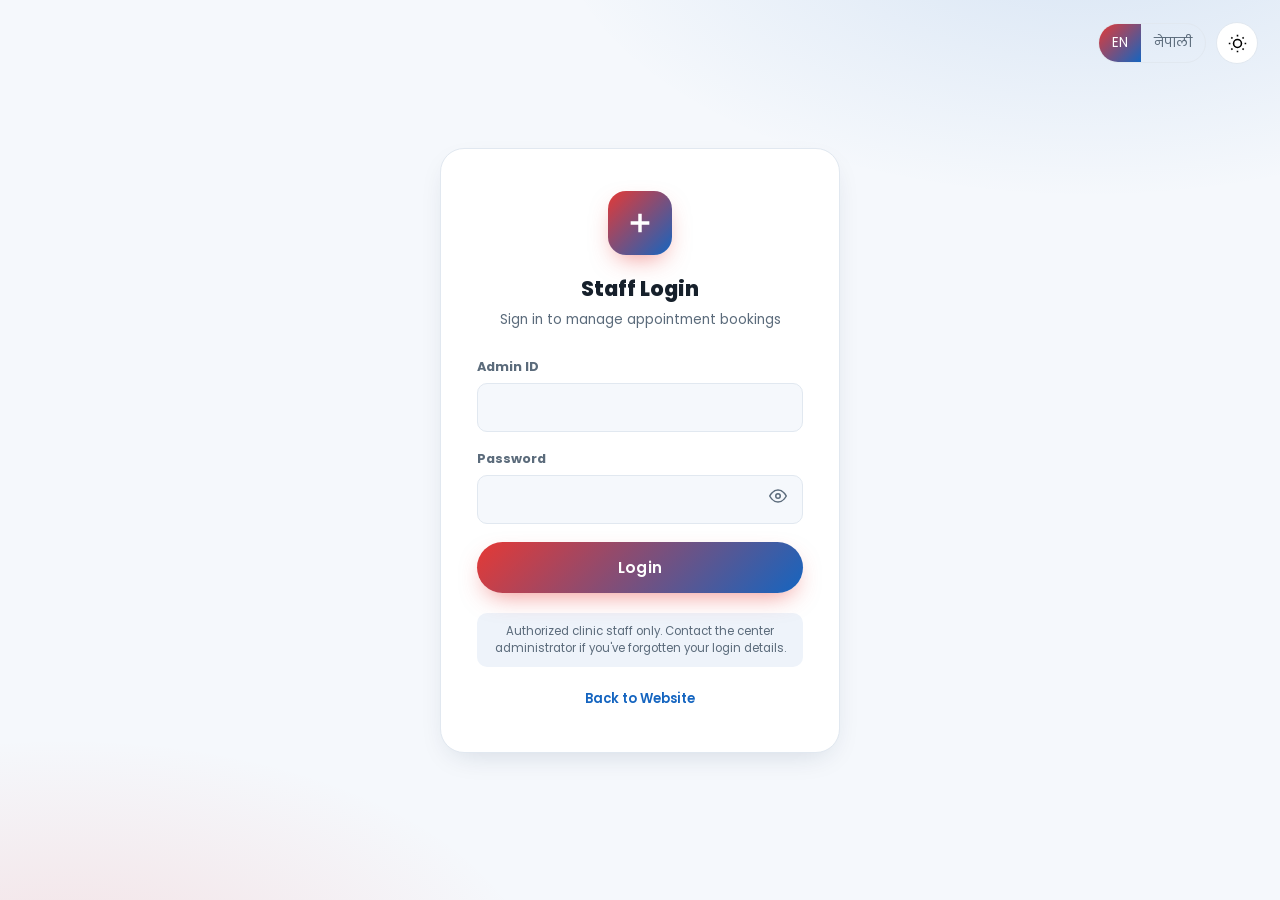
<file: admin.html>
<!doctype html>
<html lang="en">
<head>
<meta charset="UTF-8">
<meta name="viewport" content="width=device-width, initial-scale=1.0">
<title>Staff Login | Shanti Health Care &amp; Diagnostic Center</title>
<meta name="robots" content="noindex, nofollow">
<link rel="icon" href="data:image/svg+xml,<svg xmlns=%22http://www.w3.org/2000/svg%22 viewBox=%220 0 24 24%22><rect width=%2224%22 height=%2224%22 rx=%226%22 fill=%22%23e53935%22/><path d=%22M12 5v14M5 12h14%22 stroke=%22white%22 stroke-width=%223%22/></svg>">
<link rel="stylesheet" href="css/style.css">
</head>
<body data-lang="en">

<div class="admin-shell">

  <!-- ===================== Login screen ===================== -->
  <div class="login-wrap" id="login-wrap">
    <div class="nav-actions" style="position:absolute; top:22px; right:22px; display:flex; gap:10px;">
      <div class="lang-toggle">
        <button data-lang-btn="en">EN</button>
        <button data-lang-btn="np">नेपाली</button>
      </div>
      <button class="icon-btn theme-toggle" aria-label="Toggle dark mode">
        <svg class="sun" viewBox="0 0 24 24" fill="none" stroke="currentColor" stroke-width="2"><circle cx="12" cy="12" r="5"/><path d="M12 1v2M12 21v2M4.22 4.22l1.42 1.42M18.36 18.36l1.42 1.42M1 12h2M21 12h2M4.22 19.78l1.42-1.42M18.36 5.64l1.42-1.42"/></svg>
        <svg class="moon" viewBox="0 0 24 24" fill="none" stroke="currentColor" stroke-width="2" style="display:none;"><path d="M21 12.79A9 9 0 1 1 11.21 3 7 7 0 0 0 21 12.79z"/></svg>
      </button>
    </div>

    <div class="login-card">
      <div class="logo-badge">
        <svg viewBox="0 0 24 24" fill="none" stroke="white" stroke-width="2.6"><path d="M12 5v14M5 12h14"/></svg>
      </div>
      <h2 data-i18n="admin_login_title">Staff Login</h2>
      <p class="sub" data-i18n="admin_login_sub">Sign in to manage appointment bookings</p>

      <div class="login-err" id="login-err">
        <span data-i18n="admin_err">Incorrect Admin ID or Password. Please try again.</span>
      </div>

      <form id="login-form">
        <div class="field">
          <label data-i18n="admin_id">Admin ID</label>
          <input type="text" id="admin-id-input" autocomplete="username" required>
        </div>
        <div class="field">
          <label data-i18n="admin_pw">Password</label>
          <div class="pw-wrap">
            <input type="password" id="admin-pw-input" autocomplete="current-password" required>
            <button type="button" id="pw-toggle" aria-label="Show password">
              <svg class="eye-open" viewBox="0 0 24 24" fill="none" stroke="currentColor" stroke-width="2"><path d="M1 12s4-8 11-8 11 8 11 8-4 8-11 8-11-8-11-8z"/><circle cx="12" cy="12" r="3"/></svg>
              <svg class="eye-closed" viewBox="0 0 24 24" fill="none" stroke="currentColor" stroke-width="2" style="display:none;"><path d="M17.94 17.94A10.94 10.94 0 0 1 12 20c-7 0-11-8-11-8a18.5 18.5 0 0 1 5.06-5.94M9.9 4.24A10.94 10.94 0 0 1 12 4c7 0 11 8 11 8a18.5 18.5 0 0 1-2.16 3.19m-6.72-1.07a3 3 0 1 1-4.24-4.24"/><path d="M1 1l22 22"/></svg>
            </button>
          </div>
        </div>
        <button type="submit" class="btn btn-primary btn-block" data-i18n="admin_login_btn">Login</button>
      </form>

      <div class="login-hint" data-i18n="admin_hint">Authorized clinic staff only. Contact the center administrator if you've forgotten your login details.</div>
      <div style="margin-top:18px;"><a href="index.html" style="font-size:.82rem; font-weight:600; color:var(--blue);" data-i18n="admin_back">← Back to Website</a></div>
    </div>
  </div>

  <!-- ===================== Dashboard ===================== -->
  <div id="dash-wrap" style="display:none;">
    <header class="admin-header">
      <div class="container nav-wrap">
        <a href="index.html" class="brand">
          <div class="logo-badge">
            <svg viewBox="0 0 24 24" fill="none" stroke="white" stroke-width="2.6"><path d="M12 5v14M5 12h14"/></svg>
          </div>
          <div class="brand-text">
            <strong data-i18n="admin_dash">Appointments Dashboard</strong>
            <span>Shanti Health Care &amp; Diagnostic Center</span>
          </div>
        </a>
        <div class="nav-actions">
          <div class="lang-toggle">
            <button data-lang-btn="en">EN</button>
            <button data-lang-btn="np">नेपाली</button>
          </div>
          <button class="icon-btn theme-toggle" aria-label="Toggle dark mode">
            <svg class="sun" viewBox="0 0 24 24" fill="none" stroke="currentColor" stroke-width="2"><circle cx="12" cy="12" r="5"/><path d="M12 1v2M12 21v2M4.22 4.22l1.42 1.42M18.36 18.36l1.42 1.42M1 12h2M21 12h2M4.22 19.78l1.42-1.42M18.36 5.64l1.42-1.42"/></svg>
            <svg class="moon" viewBox="0 0 24 24" fill="none" stroke="currentColor" stroke-width="2" style="display:none;"><path d="M21 12.79A9 9 0 1 1 11.21 3 7 7 0 0 0 21 12.79z"/></svg>
          </button>
          <button class="btn btn-outline btn-sm" id="logout-btn">
            <svg width="16" height="16" viewBox="0 0 24 24" fill="none" stroke="currentColor" stroke-width="2"><path d="M9 21H5a2 2 0 0 1-2-2V5a2 2 0 0 1 2-2h4"/><path d="M16 17l5-5-5-5"/><path d="M21 12H9"/></svg>
            <span data-i18n="admin_logout">Logout</span>
          </button>
        </div>
      </div>
    </header>

    <main class="admin-main">
      <div class="container">

        <div class="admin-note">
          <svg viewBox="0 0 24 24" fill="none" stroke="currentColor" stroke-width="2"><circle cx="12" cy="12" r="10"/><path d="M12 16v-4M12 8h.01"/></svg>
          <span data-i18n="admin_note">Every booking is also emailed automatically to the clinic's Gmail inbox. This table shows bookings saved on this device/browser.</span>
        </div>

        <div class="hmis-card">
          <div class="hmis-head">
            <span data-i18n="dash_reg_summary">Appointment Registration Summary</span>
            <span class="hmis-live"><span class="dot"></span><span data-i18n="dash_live">LIVE</span></span>
          </div>
          <div class="hmis-row">
            <div><div class="hv-label" data-i18n="st_total">Total Bookings</div><div class="hv-num" id="stat-total">0</div></div>
            <div><div class="hv-label" data-i18n="st_today">Today's Bookings</div><div class="hv-num" id="stat-today">0</div></div>
            <div><div class="hv-label" data-i18n="st_week">This Week</div><div class="hv-num" id="stat-week">0</div></div>
            <div><div class="hv-label" data-i18n="st_services">Services Offered</div><div class="hv-num" id="stat-services">0</div></div>
          </div>
        </div>

        <div class="hmis-card">
          <div class="hmis-head"><span data-i18n="dash_by_service">Bookings by Service</span></div>
          <div class="hmis-body" id="service-breakdown"></div>
        </div>

        <div class="toolbar">
          <div class="search-box">
            <svg viewBox="0 0 24 24" fill="none" stroke="currentColor" stroke-width="2"><circle cx="11" cy="11" r="8"/><path d="M21 21l-4.35-4.35"/></svg>
            <input type="text" id="search-input" data-i18n-ph="search_ph" placeholder="Search by name or phone...">
          </div>
          <div class="tb-actions">
            <button class="btn btn-outline btn-sm" id="export-csv-btn">
              <svg width="15" height="15" viewBox="0 0 24 24" fill="none" stroke="currentColor" stroke-width="2"><path d="M21 15v4a2 2 0 0 1-2 2H5a2 2 0 0 1-2-2v-4"/><path d="M7 10l5 5 5-5"/><path d="M12 15V3"/></svg>
              <span data-i18n="export_csv">Export CSV</span>
            </button>
            <button class="btn btn-outline btn-sm" id="clear-all-btn">
              <svg width="15" height="15" viewBox="0 0 24 24" fill="none" stroke="currentColor" stroke-width="2"><path d="M3 6h18"/><path d="M8 6V4a2 2 0 0 1 2-2h4a2 2 0 0 1 2 2v2"/><path d="M19 6l-1 14a2 2 0 0 1-2 2H8a2 2 0 0 1-2-2L5 6"/></svg>
              <span data-i18n="clear_all">Clear All</span>
            </button>
          </div>
        </div>

        <div class="table-card">
          <div class="table-wrap" id="table-wrap-el">
            <table class="bookings">
              <thead>
                <tr>
                  <th data-i18n="th_name">Patient Name</th>
                  <th data-i18n="th_phone">Phone</th>
                  <th data-i18n="th_service">Service</th>
                  <th data-i18n="th_date">Preferred Date</th>
                  <th data-i18n="th_time">Time</th>
                  <th data-i18n="th_msg">Message</th>
                  <th data-i18n="th_submitted">Booked On</th>
                  <th data-i18n="th_action">Action</th>
                </tr>
              </thead>
              <tbody id="bookings-tbody"></tbody>
            </table>
          </div>
          <div class="empty-state" id="empty-state" style="display:none;">
            <svg viewBox="0 0 24 24" fill="none" stroke="currentColor" stroke-width="1.5"><rect x="3" y="4" width="18" height="18" rx="2"/><path d="M16 2v4M8 2v4M3 10h18"/></svg>
            <h3 data-i18n="empty_title" style="margin:0 0 6px;">No appointments yet</h3>
            <p data-i18n="empty_sub" style="margin:0;">New bookings made from the website will appear here.</p>
          </div>
        </div>

      </div>
    </main>
  </div>

</div>

<script src="js/i18n.js"></script>
<script src="js/backend.js"></script>
<script src="js/main.js"></script>
<script src="js/admin.js"></script>
</body>
</html>
</file>
<file: css/style.css>
/* ===================== Shanti Health Care — Design System ===================== */
@import url('https://fonts.googleapis.com/css2?family=Poppins:wght@400;500;600;700;800&family=Noto+Sans+Devanagari:wght@400;500;600;700&display=swap');

:root{
  --red:#e53935;
  --red-dark:#b71c1c;
  --blue:#1565c0;
  --blue-dark:#0d47a1;
  --green:#2e7d32;
  --green-dark:#1b5e20;
  --yellow:#ffd60a;

  --bg:#f5f8fc;
  --bg-alt:#ffffff;
  --surface:#ffffff;
  --surface-2:#eef3fa;
  --text:#16202b;
  --text-muted:#5b6b7b;
  --border:#e1e8f0;
  --shadow: 0 10px 30px -12px rgba(16,40,70,.18);
  --shadow-sm: 0 4px 14px -6px rgba(16,40,70,.15);
  --radius: 18px;
  --radius-sm: 10px;
  --header-h: 76px;
  --grad-primary: linear-gradient(135deg, var(--red) 0%, var(--blue) 100%);
  --grad-soft: linear-gradient(135deg, rgba(229,57,53,.10), rgba(21,101,192,.10));
}

:root[data-theme="dark"]{
  --bg:#0b1420;
  --bg-alt:#0f1b2a;
  --surface:#121f30;
  --surface-2:#17273a;
  --text:#eaf1fa;
  --text-muted:#9fb1c4;
  --border:#223449;
  --shadow: 0 10px 30px -10px rgba(0,0,0,.55);
  --shadow-sm: 0 4px 14px -6px rgba(0,0,0,.5);
  --grad-soft: linear-gradient(135deg, rgba(229,57,53,.16), rgba(21,101,192,.18));
}

@media (prefers-color-scheme: dark){
  :root:not([data-theme="light"]):not([data-theme="dark"]){
    --bg:#0b1420;
    --bg-alt:#0f1b2a;
    --surface:#121f30;
    --surface-2:#17273a;
    --text:#eaf1fa;
    --text-muted:#9fb1c4;
    --border:#223449;
    --shadow: 0 10px 30px -10px rgba(0,0,0,.55);
    --shadow-sm: 0 4px 14px -6px rgba(0,0,0,.5);
    --grad-soft: linear-gradient(135deg, rgba(229,57,53,.16), rgba(21,101,192,.18));
  }
}

*,*::before,*::after{ box-sizing:border-box; }
html{ scroll-behavior:smooth; }
body{
  margin:0;
  background:var(--bg);
  color:var(--text);
  font-family:'Poppins','Noto Sans Devanagari',system-ui,sans-serif;
  transition:background .35s ease, color .35s ease;
  overflow-x:hidden;
}
[lang-block="np"]{ font-family:'Noto Sans Devanagari','Poppins',sans-serif; }

img{ max-width:100%; display:block; }
a{ color:inherit; text-decoration:none; }
ul{ list-style:none; margin:0; padding:0; }
button{ font-family:inherit; cursor:pointer; }
.container{ width:100%; max-width:1180px; margin:0 auto; padding:0 20px; }
section{ padding:88px 0; }
.section-tag{
  display:inline-flex; align-items:center; gap:8px;
  background:var(--grad-soft); color:var(--red-dark);
  font-weight:600; font-size:.8rem; letter-spacing:.06em;
  padding:7px 16px; border-radius:999px; margin-bottom:16px;
}
:root[data-theme="dark"] .section-tag{ color:#ff8a80; }
.section-head{ text-align:center; max-width:720px; margin:0 auto 52px; }
.section-head h2{ font-size:clamp(1.7rem,3.4vw,2.5rem); margin:0 0 12px; font-weight:800; }
.section-head p{ color:var(--text-muted); font-size:1.02rem; margin:0; line-height:1.7; }
.accent{ background:var(--grad-primary); -webkit-background-clip:text; background-clip:text; color:transparent; }

/* ---------- Buttons ---------- */
.btn{
  position:relative; overflow:hidden;
  display:inline-flex; align-items:center; justify-content:center; gap:8px;
  padding:14px 28px; border-radius:50px; border:none;
  font-weight:600; font-size:.95rem; letter-spacing:.01em;
  transition:transform .25s ease, box-shadow .25s ease, filter .25s ease;
  white-space:nowrap;
}
.btn:active{ transform:scale(.96); }
.btn-primary{ background:var(--grad-primary); color:#fff; box-shadow:0 10px 24px -8px rgba(229,57,53,.55); }
.btn-primary:hover{ filter:brightness(1.08); transform:translateY(-3px); box-shadow:0 16px 30px -10px rgba(229,57,53,.6); }
.btn-outline{ background:transparent; color:var(--text); border:2px solid var(--border); }
.btn-outline:hover{ border-color:var(--blue); color:var(--blue); transform:translateY(-3px); }
.btn-light{ background:#fff; color:var(--red-dark); box-shadow:var(--shadow-sm); }
.btn-light:hover{ transform:translateY(-3px); box-shadow:var(--shadow); }
.btn-block{ width:100%; }
.btn-sm{ padding:9px 16px; font-size:.82rem; }
.ripple{ position:absolute; border-radius:50%; background:rgba(255,255,255,.55); transform:scale(0); animation:ripple .6s ease-out forwards; pointer-events:none; }
@keyframes ripple{ to{ transform:scale(2.6); opacity:0; } }

/* ---------- Top info bar ---------- */
.topbar{
  background:linear-gradient(90deg,var(--red-dark),var(--blue-dark));
  color:#fff; font-size:.82rem; font-weight:500;
}
.topbar .container{ display:flex; align-items:center; justify-content:space-between; padding:8px 20px; gap:12px; flex-wrap:wrap; }
.topbar a{ display:inline-flex; align-items:center; gap:6px; opacity:.95; }
.topbar a:hover{ opacity:1; text-decoration:underline; }
.topbar .topbar-tagline{ display:flex; align-items:center; gap:6px; }

/* ---------- Navbar ---------- */
header.site-header{
  position:sticky; top:0; z-index:200;
  background:color-mix(in srgb, var(--surface) 86%, transparent);
  backdrop-filter:blur(14px); -webkit-backdrop-filter:blur(14px);
  border-bottom:1px solid var(--border);
  transition:background .35s ease, box-shadow .3s ease;
}
header.site-header.scrolled{ box-shadow:var(--shadow-sm); }
.nav-wrap{ display:flex; align-items:center; justify-content:space-between; height:var(--header-h); gap:18px; }
.brand{ display:flex; align-items:center; gap:12px; min-width:0; }
.brand .logo-badge{
  width:48px; height:48px; border-radius:14px; flex:none;
  background:var(--grad-primary); display:flex; align-items:center; justify-content:center;
  box-shadow:0 8px 18px -6px rgba(229,57,53,.55);
}
.brand .logo-badge svg{ width:26px; height:26px; }
.brand-text{ min-width:0; }
.brand-text strong{ display:block; font-size:1rem; line-height:1.2; font-weight:800; white-space:nowrap; overflow:hidden; text-overflow:ellipsis; max-width:46vw; }
.brand-text span{ display:block; font-size:.72rem; color:var(--text-muted); font-weight:500; }

nav.main-nav{ display:flex; align-items:center; gap:30px; }
nav.main-nav a{ font-weight:600; font-size:.92rem; color:var(--text); position:relative; padding:6px 0; }
nav.main-nav a::after{
  content:''; position:absolute; left:0; bottom:-2px; width:0; height:2px;
  background:var(--grad-primary); transition:width .3s ease;
}
nav.main-nav a:hover::after, nav.main-nav a.active::after{ width:100%; }

.nav-actions{ display:flex; align-items:center; gap:10px; }
.icon-btn{
  width:42px; height:42px; border-radius:50%; border:1px solid var(--border);
  background:var(--surface); display:flex; align-items:center; justify-content:center;
  transition:all .25s ease; flex:none;
}
.icon-btn:hover{ transform:translateY(-2px) rotate(-6deg); border-color:var(--blue); }
.icon-btn svg{ width:19px; height:19px; }
.lang-toggle{
  display:flex; border:1px solid var(--border); border-radius:999px; overflow:hidden; font-weight:700; font-size:.78rem;
}
.lang-toggle button{ border:none; background:transparent; padding:9px 13px; color:var(--text-muted); transition:all .25s ease; }
.lang-toggle button.active{ background:var(--grad-primary); color:#fff; }

.hamburger{ display:none; width:42px; height:42px; border-radius:12px; border:1px solid var(--border); background:var(--surface); align-items:center; justify-content:center; flex-direction:column; gap:5px; }
.hamburger span{ width:20px; height:2px; background:var(--text); border-radius:2px; transition:all .3s ease; }
.hamburger.open span:nth-child(1){ transform:translateY(7px) rotate(45deg); }
.hamburger.open span:nth-child(2){ opacity:0; }
.hamburger.open span:nth-child(3){ transform:translateY(-7px) rotate(-45deg); }

/* ---------- Ticker ---------- */
.ticker{
  background:var(--grad-primary); color:#fff; overflow:hidden; white-space:nowrap;
  padding:10px 0; position:relative;
}
.ticker-track{ display:inline-flex; gap:48px; animation:scroll-left 26s linear infinite; padding-left:48px; }
.ticker:hover .ticker-track{ animation-play-state:paused; }
.ticker-item{ display:inline-flex; align-items:center; gap:10px; font-weight:600; font-size:.88rem; }
.ticker-item svg{ width:16px; height:16px; flex:none; }
@keyframes scroll-left{ from{ transform:translateX(0);} to{ transform:translateX(-50%);} }

/* ---------- Hero ---------- */
.hero{
  position:relative; padding:70px 0 100px; overflow:hidden;
  background:
    radial-gradient(900px 480px at 85% -10%, rgba(21,101,192,.14), transparent 60%),
    radial-gradient(800px 420px at 5% 110%, rgba(229,57,53,.13), transparent 60%);
}
.hero-grid{ display:grid; grid-template-columns:1.05fr .95fr; gap:56px; align-items:center; }
.hero-badge{
  display:inline-flex; align-items:center; gap:8px; background:var(--surface);
  border:1px solid var(--border); padding:8px 16px; border-radius:999px; font-size:.8rem;
  font-weight:600; box-shadow:var(--shadow-sm); margin-bottom:22px; color:var(--green-dark);
}
:root[data-theme="dark"] .hero-badge{ color:#81c784; }
.hero-badge .dot{ width:8px; height:8px; border-radius:50%; background:var(--green); box-shadow:0 0 0 4px rgba(46,125,50,.25); animation:pulse 1.8s infinite; }
@keyframes pulse{ 0%,100%{ box-shadow:0 0 0 4px rgba(46,125,50,.25);} 50%{ box-shadow:0 0 0 8px rgba(46,125,50,.1);} }

.hero h1{ font-size:clamp(2.1rem,4.4vw,3.3rem); line-height:1.15; font-weight:800; margin:0 0 20px; }
.hero p.lead{ color:var(--text-muted); font-size:1.08rem; line-height:1.75; margin:0 0 32px; max-width:560px; }
.hero-cta{ display:flex; gap:16px; flex-wrap:wrap; margin-bottom:38px; }
.hero-mini-stats{ display:flex; gap:28px; flex-wrap:wrap; }
.hero-mini-stats div{ display:flex; align-items:center; gap:10px; }
.hero-mini-stats .mi-icon{ width:40px; height:40px; border-radius:12px; background:var(--grad-soft); display:flex; align-items:center; justify-content:center; flex:none; }
.hero-mini-stats .mi-icon svg{ width:20px; height:20px; color:var(--red); }
.hero-mini-stats strong{ display:block; font-size:.85rem; }
.hero-mini-stats span{ display:block; font-size:.74rem; color:var(--text-muted); }

.hero-visual{ position:relative; }
.hero-visual .frame{
  position:relative; border-radius:28px; overflow:hidden; box-shadow:var(--shadow);
  border:1px solid var(--border); transform:rotate(1.5deg);
  animation:float 5s ease-in-out infinite;
}
@keyframes float{ 0%,100%{ transform:rotate(1.5deg) translateY(0);} 50%{ transform:rotate(1.5deg) translateY(-12px);} }
.hero-visual .float-card{
  position:absolute; background:var(--surface); border:1px solid var(--border);
  border-radius:16px; padding:14px 16px; box-shadow:var(--shadow); display:flex; align-items:center; gap:12px;
  animation:float2 4.5s ease-in-out infinite;
}
@keyframes float2{ 0%,100%{ transform:translateY(0);} 50%{ transform:translateY(-10px);} }
.hero-visual .float-card.c1{ top:-18px; left:-18px; }
.hero-visual .float-card.c2{ bottom:-18px; right:-18px; animation-delay:.8s; }
.hero-visual .float-card .fc-ic{ width:38px; height:38px; border-radius:10px; background:var(--grad-primary); display:flex; align-items:center; justify-content:center; flex:none; }
.hero-visual .float-card .fc-ic svg{ width:19px; height:19px; color:#fff; }
.hero-visual .float-card strong{ font-size:.82rem; display:block; }
.hero-visual .float-card span{ font-size:.7rem; color:var(--text-muted); }

/* ---------- Services ---------- */
.services-grid{ display:grid; grid-template-columns:repeat(auto-fit,minmax(220px,1fr)); gap:26px; }
.service-card{
  background:var(--surface); border:1px solid var(--border); border-radius:var(--radius);
  padding:32px 26px; text-align:left; position:relative; overflow:hidden;
  transition:transform .35s ease, box-shadow .35s ease, border-color .35s ease;
  opacity:0; transform:translateY(26px);
}
.service-card.in-view{ opacity:1; transform:translateY(0); }
.service-card::before{
  content:''; position:absolute; inset:0; background:var(--grad-primary); opacity:0;
  transition:opacity .35s ease; z-index:0;
}
.service-card:hover{ transform:translateY(-10px); box-shadow:var(--shadow); border-color:transparent; }
.service-card:hover::before{ opacity:1; }
.service-card > *{ position:relative; z-index:1; }
.service-card .s-icon{
  width:62px; height:62px; border-radius:16px; background:var(--grad-soft);
  display:flex; align-items:center; justify-content:center; margin-bottom:20px;
  transition:background .35s ease, transform .35s ease;
}
.service-card:hover .s-icon{ background:rgba(255,255,255,.22); transform:scale(1.08) rotate(-4deg); }
.service-card .s-icon svg{ width:30px; height:30px; color:var(--red); transition:color .35s ease; }
.service-card:hover .s-icon svg{ color:#fff; }
.service-card h3{ margin:0 0 8px; font-size:1.08rem; font-weight:700; transition:color .35s ease; }
.service-card:hover h3, .service-card:hover p{ color:#fff; }
.service-card p{ margin:0; font-size:.88rem; color:var(--text-muted); line-height:1.65; transition:color .35s ease; }
.service-card .s-np{ font-weight:600; font-size:.78rem; opacity:.85; display:block; margin-top:6px; }

/* ---------- About / Doctor ---------- */
.about-grid{ display:grid; grid-template-columns:.8fr 1.2fr; gap:56px; align-items:center; }
.about-photo{ position:relative; }
.about-photo .ring{
  position:absolute; inset:-14px; border-radius:30px; border:2px dashed var(--border); z-index:0;
  animation:spin 24s linear infinite;
}
@keyframes spin{ to{ transform:rotate(360deg);} }
.about-photo img{ position:relative; z-index:1; border-radius:24px; box-shadow:var(--shadow); border:1px solid var(--border); aspect-ratio:3/4; object-fit:cover; object-position:top center; }
.about-photo .badge-pin{
  position:absolute; z-index:2; bottom:18px; right:-18px; background:var(--surface);
  border:1px solid var(--border); border-radius:16px; padding:12px 16px; box-shadow:var(--shadow);
  display:flex; align-items:center; gap:10px;
}
.about-photo .badge-pin svg{ width:26px; height:26px; color:var(--green); }
.about-photo .badge-pin strong{ display:block; font-size:.85rem; }
.about-photo .badge-pin span{ display:block; font-size:.7rem; color:var(--text-muted); }

.about-text h3{ font-size:1.5rem; font-weight:800; margin:4px 0 6px; }
.about-text .role{ color:var(--red); font-weight:600; font-size:.88rem; margin-bottom:18px; display:block; }
.about-text p{ color:var(--text-muted); line-height:1.8; margin:0 0 16px; }
.about-points{ display:grid; grid-template-columns:1fr 1fr; gap:14px; margin-top:22px; }
.about-points li{ display:flex; align-items:center; gap:10px; font-size:.88rem; font-weight:600; }
.about-points svg{ width:20px; height:20px; color:var(--green); flex:none; }

/* ---------- Why / Features band ---------- */
.feature-band{ background:var(--surface-2); }
.feature-grid{ display:grid; grid-template-columns:repeat(auto-fit,minmax(200px,1fr)); gap:22px; }
.feature-item{ text-align:center; padding:26px 18px; }
.feature-item .f-ic{ width:60px; height:60px; margin:0 auto 14px; border-radius:50%; background:var(--surface); box-shadow:var(--shadow-sm); display:flex; align-items:center; justify-content:center; }
.feature-item .f-ic svg{ width:28px; height:28px; color:var(--blue); }
.feature-item h4{ margin:0 0 6px; font-size:.95rem; }
.feature-item p{ margin:0; font-size:.78rem; color:var(--text-muted); }

/* ---------- Booking ---------- */
.booking-wrap{ display:grid; grid-template-columns:.85fr 1.15fr; gap:0; background:var(--surface); border-radius:28px; overflow:hidden; box-shadow:var(--shadow); border:1px solid var(--border); }
.booking-side{ background:var(--grad-primary); color:#fff; padding:52px 40px; position:relative; overflow:hidden; }
.booking-side::after{ content:''; position:absolute; width:260px; height:260px; border-radius:50%; background:rgba(255,255,255,.08); top:-80px; right:-80px; }
.booking-side h3{ font-size:1.5rem; font-weight:800; margin:0 0 14px; position:relative; }
.booking-side p{ opacity:.92; line-height:1.75; margin:0 0 26px; position:relative; font-size:.92rem; }
.booking-side ul{ position:relative; display:flex; flex-direction:column; gap:16px; }
.booking-side li{ display:flex; gap:12px; align-items:flex-start; font-size:.86rem; }
.booking-side li svg{ width:20px; height:20px; flex:none; margin-top:1px; }
.booking-form{ padding:48px 44px; }
.form-row{ display:grid; grid-template-columns:1fr 1fr; gap:18px; }
.field{ margin-bottom:18px; position:relative; }
.field label{ display:block; font-size:.8rem; font-weight:700; margin-bottom:7px; color:var(--text-muted); }
.field input, .field select, .field textarea{
  width:100%; padding:13px 15px; border-radius:var(--radius-sm); border:1.5px solid var(--border);
  background:var(--bg); color:var(--text); font-family:inherit; font-size:.92rem;
  transition:border-color .25s ease, box-shadow .25s ease;
}
.field input:focus, .field select:focus, .field textarea:focus{
  outline:none; border-color:var(--blue); box-shadow:0 0 0 4px rgba(21,101,192,.14);
}
.field textarea{ resize:vertical; min-height:92px; }
.form-note{ font-size:.76rem; color:var(--text-muted); margin-top:14px; display:flex; gap:8px; align-items:flex-start; }
.form-note svg{ width:16px; height:16px; flex:none; margin-top:1px; color:var(--blue); }

/* toast */
.toast{
  position:fixed; bottom:26px; right:26px; z-index:999; background:var(--surface);
  border:1px solid var(--border); border-left:5px solid var(--green); border-radius:14px;
  padding:16px 20px; box-shadow:var(--shadow); display:flex; gap:12px; align-items:flex-start;
  max-width:340px; transform:translateX(420px); opacity:0; transition:all .45s cubic-bezier(.3,1.3,.5,1);
}
.toast.show{ transform:translateX(0); opacity:1; }
.toast svg{ width:22px; height:22px; color:var(--green); flex:none; }
.toast strong{ display:block; font-size:.88rem; margin-bottom:3px; }
.toast p{ margin:0; font-size:.78rem; color:var(--text-muted); }

/* ---------- Facility gallery ---------- */
.facility-grid{ display:grid; grid-template-columns:repeat(auto-fit,minmax(200px,1fr)); gap:22px; }
.facility-card{ background:var(--surface); border:1px solid var(--border); border-radius:var(--radius); overflow:hidden; box-shadow:var(--shadow-sm); transition:transform .3s ease, box-shadow .3s ease; }
.facility-card:hover{ transform:translateY(-8px); box-shadow:var(--shadow); }
.facility-card .fc-img{ aspect-ratio:3/4; overflow:hidden; background:var(--surface-2); }
.facility-card .fc-img img{ width:100%; height:100%; object-fit:cover; display:block; transition:transform .4s ease; }
.facility-card:hover .fc-img img{ transform:scale(1.06); }
.facility-card .fc-cap{ padding:14px 14px; font-size:.84rem; font-weight:700; text-align:center; color:var(--text); }

/* ---------- Contact ---------- */
.contact-grid{ display:grid; grid-template-columns:repeat(auto-fit,minmax(240px,1fr)); gap:22px; margin-bottom:40px; }
.contact-card{ background:var(--surface); border:1px solid var(--border); border-radius:var(--radius); padding:28px; text-align:center; transition:transform .3s ease, box-shadow .3s ease; }
.contact-card:hover{ transform:translateY(-8px); box-shadow:var(--shadow); }
.contact-card .c-ic{ width:56px; height:56px; border-radius:16px; background:var(--grad-soft); display:flex; align-items:center; justify-content:center; margin:0 auto 16px; }
.contact-card .c-ic svg{ width:26px; height:26px; color:var(--red); }
.contact-card h4{ margin:0 0 8px; font-size:.95rem; }
.contact-card p{ margin:0; font-size:.85rem; color:var(--text-muted); line-height:1.6; }
.map-embed{ border-radius:var(--radius); overflow:hidden; border:1px solid var(--border); box-shadow:var(--shadow-sm); height:320px; }
.map-embed iframe{ width:100%; height:100%; border:0; filter:grayscale(.15); }

/* ---------- Floating action buttons ---------- */
.fab-stack{ position:fixed; right:22px; bottom:22px; display:flex; flex-direction:column; gap:12px; z-index:250; transition:bottom .3s ease; }
.fab-stack.above-footer{ bottom:96px; }
.fab{
  width:54px; height:54px; border-radius:50%; display:flex; align-items:center; justify-content:center;
  box-shadow:var(--shadow); color:#fff; transition:transform .3s ease;
}
.fab:hover{ transform:scale(1.1); }
.fab svg{ width:24px; height:24px; }
.fab.call{ background:var(--green); }
.fab.top{ background:var(--surface); color:var(--text); border:1px solid var(--border); opacity:0; pointer-events:none; transform:translateY(10px); }
.fab.top.show{ opacity:1; pointer-events:auto; transform:translateY(0); }

/* ---------- Footer ---------- */
footer.site-footer{ background:#0d1a2a; color:#c9d6e3; padding-top:64px; }
:root[data-theme="dark"] footer.site-footer{ background:#060c15; }
.footer-grid{ display:grid; grid-template-columns:1.3fr 1fr 1fr 1.1fr; gap:40px; padding-bottom:40px; border-bottom:1px solid rgba(255,255,255,.08); }
.footer-brand{ display:flex; align-items:center; gap:12px; margin-bottom:16px; }
.footer-brand strong{ color:#fff; font-size:1.05rem; }
footer.site-footer p{ font-size:.85rem; line-height:1.8; color:#9db0c4; }
footer.site-footer h5{ color:#fff; font-size:.92rem; margin:0 0 18px; }
footer.site-footer ul li{ margin-bottom:10px; font-size:.85rem; }
footer.site-footer ul li a:hover{ color:var(--yellow); }
.footer-social{ display:flex; gap:10px; margin-top:18px; }
.footer-social a{ width:38px; height:38px; border-radius:50%; background:rgba(255,255,255,.08); display:flex; align-items:center; justify-content:center; transition:all .3s ease; }
.footer-social a:hover{ background:var(--grad-primary); transform:translateY(-3px); }
.footer-social svg{ width:17px; height:17px; }
.footer-bottom{ display:flex; justify-content:space-between; align-items:center; padding:22px 0; font-size:.78rem; color:#7f93a8; flex-wrap:wrap; gap:10px; }
.footer-bottom a{ color:#7f93a8; }
.footer-bottom a:hover{ color:#fff; }

/* ---------- Reveal ---------- */
.reveal{ opacity:0; transform:translateY(30px); transition:opacity .7s ease, transform .7s ease; }
.reveal.in-view{ opacity:1; transform:translateY(0); }

/* ---------- Scrollbar ---------- */
::-webkit-scrollbar{ width:10px; }
::-webkit-scrollbar-track{ background:var(--bg); }
::-webkit-scrollbar-thumb{ background:var(--border); border-radius:10px; }

/* ---------- Mobile nav ---------- */
@media (max-width:980px){
  nav.main-nav{
    position:fixed; top:var(--header-h); left:0; right:0; bottom:0;
    background:var(--bg); flex-direction:column; justify-content:flex-start; align-items:flex-start;
    padding:30px 26px; gap:6px; transform:translateX(100%); transition:transform .35s ease; z-index:190;
    overflow-y:auto;
  }
  nav.main-nav.open{ transform:translateX(0); }
  nav.main-nav a{ width:100%; padding:14px 4px; border-bottom:1px solid var(--border); font-size:1.02rem; }
  .hamburger{ display:flex; }
  .brand-text strong{ max-width:38vw; }
}
@media (max-width:860px){
  .hero-grid{ grid-template-columns:1fr; }
  .hero-visual{ order:-1; max-width:380px; margin:0 auto; }
  .about-grid{ grid-template-columns:1fr; }
  .about-photo{ max-width:300px; margin:0 auto; }
  .booking-wrap{ grid-template-columns:1fr; }
  .form-row{ grid-template-columns:1fr; }
  .footer-grid{ grid-template-columns:1fr 1fr; }
}
@media (max-width:560px){
  section{ padding:64px 0; }
  .footer-grid{ grid-template-columns:1fr; }
  .hero-cta{ flex-direction:column; align-items:stretch; }
  .hero-mini-stats{ gap:18px; }
  .topbar .container{ justify-content:center; text-align:center; }
  .topbar .topbar-tagline span:last-child{ display:none; }
  .topbar .topbar-tagline span[style]{ display:none; }
}

@media (max-width:480px){
  :root{ --header-h:66px; }
  .nav-wrap{ gap:8px; }
  .brand{ gap:8px; flex:1; min-width:0; }
  .brand .logo-badge{ width:38px; height:38px; border-radius:11px; }
  .brand .logo-badge svg{ width:20px; height:20px; }
  .brand-text strong{ max-width:38vw; font-size:.82rem; }
  .brand-text span{ display:none; }
  .nav-actions{ gap:6px; }
  .lang-toggle button{ padding:7px 9px; font-size:.7rem; }
  .icon-btn{ width:36px; height:36px; }
  .icon-btn svg{ width:16px; height:16px; }
  .hamburger{ width:36px; height:36px; }
  .hero-visual .float-card{ padding:10px 12px; }
  .hero-visual .float-card strong{ font-size:.74rem; }
  .hero-visual .float-card.c1{ top:-10px; left:-10px; }
  .hero-visual .float-card.c2{ bottom:-10px; right:-10px; }
  .fab-stack{ right:14px; bottom:14px; }
  .fab{ width:48px; height:48px; }
}

/* ---------- Admin page shared ---------- */
.admin-shell{ min-height:100vh; display:flex; flex-direction:column; }
.login-wrap{ flex:1; display:flex; align-items:center; justify-content:center; padding:40px 20px; position:relative; overflow:hidden;
  background:
    radial-gradient(900px 480px at 85% -10%, rgba(21,101,192,.14), transparent 60%),
    radial-gradient(800px 420px at 5% 110%, rgba(229,57,53,.13), transparent 60%);
}
.login-card{ width:100%; max-width:400px; background:var(--surface); border:1px solid var(--border); border-radius:24px; padding:42px 36px; box-shadow:var(--shadow); text-align:center; }
.login-card .logo-badge{ width:64px; height:64px; border-radius:18px; margin:0 auto 18px; background:var(--grad-primary); display:flex; align-items:center; justify-content:center; box-shadow:0 10px 24px -8px rgba(229,57,53,.55); }
.login-card .logo-badge svg{ width:32px; height:32px; color:#fff; }
.login-card h2{ margin:0 0 6px; font-size:1.3rem; font-weight:800; }
.login-card p.sub{ color:var(--text-muted); font-size:.85rem; margin:0 0 28px; }
.login-card .field{ text-align:left; }
.pw-wrap{ position:relative; }
.pw-wrap button{ position:absolute; right:10px; top:50%; transform:translateY(-50%); background:none; border:none; padding:6px; color:var(--text-muted); }
.pw-wrap button svg{ width:18px; height:18px; }
.login-err{ background:rgba(229,57,53,.1); color:var(--red-dark); border:1px solid rgba(229,57,53,.3); border-radius:10px; padding:10px 14px; font-size:.82rem; margin-bottom:16px; display:none; }
:root[data-theme="dark"] .login-err{ color:#ff8a80; }
.login-card.shake{ animation:shake .5s; }
@keyframes shake{ 10%,90%{transform:translateX(-2px);} 20%,80%{transform:translateX(4px);} 30%,50%,70%{transform:translateX(-8px);} 40%,60%{transform:translateX(8px);} }
.login-hint{ margin-top:20px; font-size:.72rem; color:var(--text-muted); background:var(--surface-2); border-radius:10px; padding:10px 12px; }

.admin-header{ background:var(--surface); border-bottom:1px solid var(--border); position:sticky; top:0; z-index:50; }
.admin-header .nav-wrap{ height:72px; }
.admin-main{ flex:1; padding:40px 0 80px; }
.admin-stats{ display:grid; grid-template-columns:repeat(auto-fit,minmax(190px,1fr)); gap:18px; margin-bottom:34px; }
.stat-card{ background:var(--surface); border:1px solid var(--border); border-radius:18px; padding:22px; display:flex; align-items:center; gap:14px; box-shadow:var(--shadow-sm); }
.stat-card .st-ic{ width:48px; height:48px; border-radius:14px; display:flex; align-items:center; justify-content:center; background:var(--grad-soft); flex:none; }
.stat-card .st-ic svg{ width:24px; height:24px; color:var(--red); }
.stat-card h3{ margin:0; font-size:1.5rem; font-weight:800; }
.stat-card span{ font-size:.76rem; color:var(--text-muted); font-weight:600; }

.toolbar{ display:flex; gap:14px; flex-wrap:wrap; align-items:center; justify-content:space-between; margin-bottom:20px; }
.search-box{ position:relative; flex:1; min-width:220px; max-width:360px; }
.search-box svg{ position:absolute; left:14px; top:50%; transform:translateY(-50%); width:17px; height:17px; color:var(--text-muted); }
.search-box input{ width:100%; padding:11px 14px 11px 40px; border-radius:12px; border:1.5px solid var(--border); background:var(--surface); color:var(--text); font-size:.86rem; }
.toolbar .tb-actions{ display:flex; gap:10px; flex-wrap:wrap; }

.table-card{ background:var(--surface); border:1px solid var(--border); border-radius:20px; overflow:hidden; box-shadow:var(--shadow-sm); }
.table-wrap{ overflow-x:auto; }
table.bookings{ width:100%; border-collapse:collapse; min-width:760px; }
table.bookings th{ text-align:left; font-size:.72rem; letter-spacing:.04em; text-transform:uppercase; color:var(--text-muted); padding:16px 18px; background:var(--surface-2); white-space:nowrap; }
table.bookings td{ padding:16px 18px; border-top:1px solid var(--border); font-size:.86rem; vertical-align:top; }
table.bookings tr{ transition:background .2s ease; }
table.bookings tbody tr:hover{ background:var(--surface-2); }
.pill{ display:inline-block; padding:5px 12px; border-radius:999px; font-size:.72rem; font-weight:700; background:var(--grad-soft); color:var(--red-dark); white-space:nowrap; }
:root[data-theme="dark"] .pill{ color:#ff8a80; }
.row-del{ width:34px; height:34px; border-radius:10px; border:1px solid var(--border); background:var(--surface); display:inline-flex; align-items:center; justify-content:center; transition:all .2s ease; }
.row-del:hover{ background:var(--red); border-color:var(--red); }
.row-del:hover svg{ color:#fff; }
.row-del svg{ width:16px; height:16px; color:var(--red); }
.empty-state{ text-align:center; padding:70px 20px; color:var(--text-muted); }
.empty-state svg{ width:56px; height:56px; margin-bottom:16px; opacity:.5; }
.admin-note{ display:flex; gap:12px; align-items:flex-start; background:var(--grad-soft); border:1px solid var(--border); border-radius:16px; padding:16px 18px; font-size:.82rem; margin-bottom:26px; color:var(--text); }
.admin-note svg{ width:20px; height:20px; color:var(--blue); flex:none; }

[data-lang="np"] [data-i18n]{ }
body:not([data-lang="np"]) .np-only{ display:none; }
body[data-lang="np"] .en-only{ display:none; }

/* ---------- HMIS-style dashboard bands (admin) ---------- */
.hmis-card{ background:var(--surface); border:1px solid var(--border); border-radius:16px; overflow:hidden; box-shadow:var(--shadow-sm); margin-bottom:22px; }
.hmis-head{
  background:linear-gradient(90deg,var(--blue-dark),var(--blue));
  color:#fff; padding:13px 20px; font-weight:700; font-size:.86rem; letter-spacing:.02em;
  display:flex; align-items:center; justify-content:space-between; gap:10px;
}
.hmis-live{ display:inline-flex; align-items:center; gap:6px; background:var(--red); color:#fff; font-size:.66rem; font-weight:800; letter-spacing:.05em; padding:4px 11px; border-radius:999px; flex:none; }
.hmis-live .dot{ width:6px; height:6px; border-radius:50%; background:#fff; animation:hmisPulse 1.4s infinite; }
@keyframes hmisPulse{ 0%,100%{ opacity:1; } 50%{ opacity:.25; } }
.hmis-row{ display:grid; grid-template-columns:repeat(auto-fit,minmax(130px,1fr)); text-align:center; }
.hmis-row > div{ padding:18px 10px; border-right:1px solid var(--border); border-bottom:1px solid var(--border); background:var(--surface); }
.hmis-row > div:nth-child(even){ background:var(--surface-2); }
.hmis-row .hv-label{ font-size:.7rem; text-transform:uppercase; letter-spacing:.04em; color:var(--text-muted); font-weight:700; margin-bottom:8px; }
.hmis-row .hv-num{ font-size:1.6rem; font-weight:800; color:var(--blue-dark); }
:root[data-theme="dark"] .hmis-row .hv-num{ color:#64b5f6; }
.hmis-body{ padding:20px 22px; }
.hmis-bar-item{ margin-bottom:16px; }
.hmis-bar-item:last-child{ margin-bottom:0; }
.hmis-bar-top{ display:flex; justify-content:space-between; gap:10px; font-size:.82rem; font-weight:600; margin-bottom:6px; }
.hmis-bar-top span:last-child{ color:var(--text-muted); font-weight:700; flex:none; }
.hmis-bar-track{ height:9px; border-radius:6px; background:var(--surface-2); overflow:hidden; }
.hmis-bar-fill{ height:100%; border-radius:6px; background:var(--grad-primary); transition:width .6s ease; }
@media (max-width:560px){
  .hmis-row{ grid-template-columns:repeat(2,1fr); }
  .hmis-body{ padding:18px 16px; }
}
</file>
